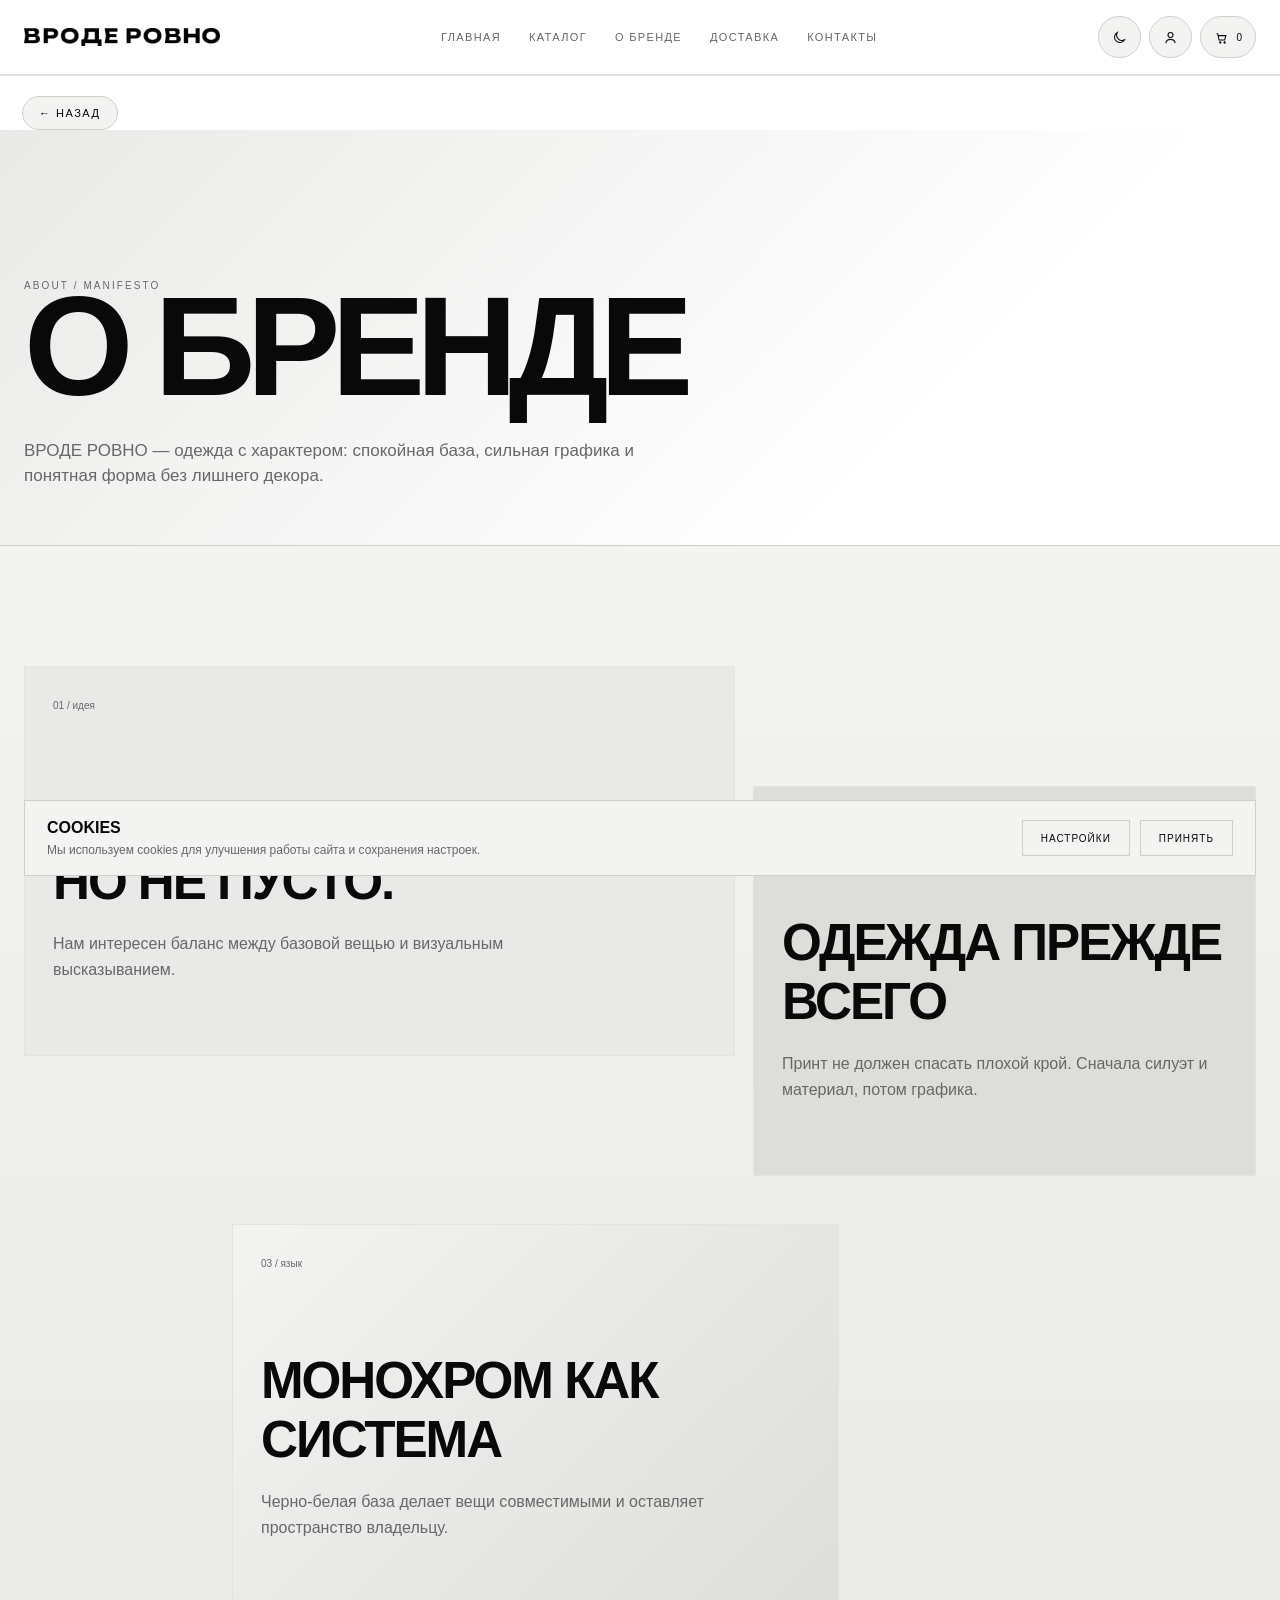
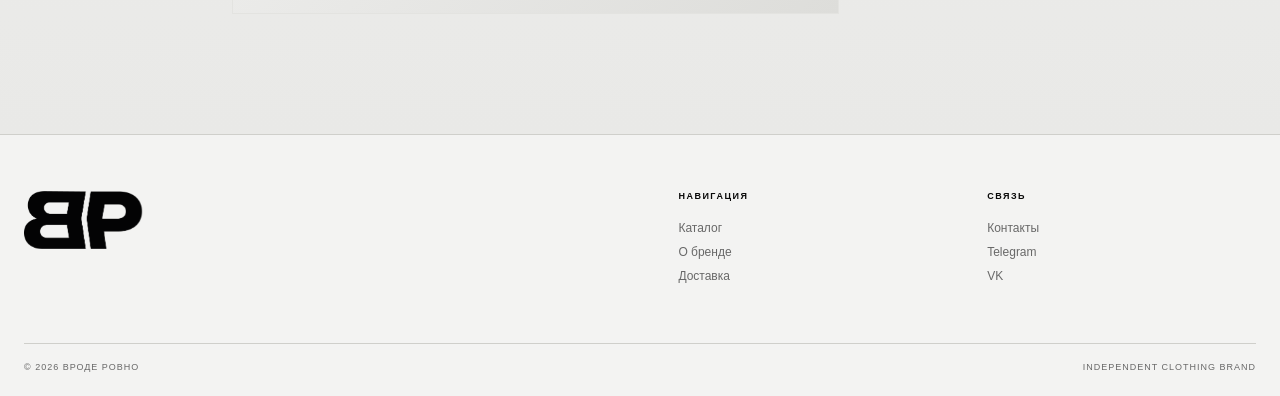
<file: about.html>
<!doctype html><html lang="ru" data-theme="dark"><head><meta charset="utf-8"><meta name="viewport" content="width=device-width,initial-scale=1"><meta name="color-scheme" content="dark light"><title>О бренде — ВРОДЕ РОВНО</title><meta name="description" content="ВРОДЕ РОВНО — одежда и графика."><link rel="stylesheet" href="assets/styles.css"><link id="siteFavicon" rel="icon" type="image/png" href="assets/logos/logo-black-mark.png"><link rel="shortcut icon" href="assets/logos/logo-black-mark.png"><link rel="apple-touch-icon" href="assets/logos/logo-black-mark.png"><script>(function(){try{document.documentElement.dataset.theme=localStorage.getItem('vr_theme')||(matchMedia('(prefers-color-scheme:light)').matches?'light':'dark')}catch(e){}})()</script></head><body>
<header class="site-header"><div class="container header-inner">
<a class="logo" href="index.html"><img class="theme-logo white" src="assets/logos/logo-white-row.png" alt="ВРОДЕ РОВНО"><img class="theme-logo black" src="assets/logos/logo-black-row.png" alt="ВРОДЕ РОВНО"></a>
<nav class="nav"><a href="index.html">Главная</a><a href="catalog.html">Каталог</a><a href="about.html">О бренде</a><a href="delivery.html">Доставка</a><a href="contacts.html">Контакты</a></nav>
<div class="header-actions"><a class="icon-btn admin-pill" href="admin.html">Admin</a><button class="icon-btn" id="themeBtn" aria-label="Сменить тему"><svg class="theme-icon-sun" viewBox="0 0 24 24"><circle cx="12" cy="12" r="4"/><path d="M12 2v3M12 19v3M2 12h3M19 12h3M4.9 4.9 7 7M17 17l2.1 2.1M19.1 4.9 17 7M7 17l-2.1 2.1"/></svg><svg class="theme-icon-moon" viewBox="0 0 24 24"><path d="M20 15.5A8.5 8.5 0 0 1 8.5 4 8.5 8.5 0 1 0 20 15.5Z"/></svg></button><button class="icon-btn" id="accountBtn" aria-label="Аккаунт"><svg viewBox="0 0 24 24"><circle cx="12" cy="8" r="4"/><path d="M4.5 21c.8-4 3.3-6 7.5-6s6.7 2 7.5 6"/></svg></button><button class="icon-btn" id="cartBtn" aria-label="Корзина"><svg viewBox="0 0 24 24"><path d="M4 6h2l2 10h9l2-7H7"/><circle cx="10" cy="20" r="1"/><circle cx="17" cy="20" r="1"/></svg><span class="cart-count" id="cartCount">0</span></button><button class="icon-btn menu-btn" id="menuBtn" aria-label="Меню"><svg viewBox="0 0 24 24"><path d="M4 7h16M4 12h16M4 17h16"/></svg></button></div>
</div></header>
<nav class="mobile-nav" id="mobileNav"><a href="index.html">Главная</a><a href="catalog.html">Каталог</a><a href="about.html">О бренде</a><a href="delivery.html">Доставка</a><a href="contacts.html">Контакты</a><a href="login.html">Аккаунт</a></nav><a class="back-link" href="catalog.html">← Назад</a>
<div class="overlay" id="overlay"></div><aside class="cart-drawer" id="cartDrawer"><div class="cart-head"><b>КОРЗИНА</b><button class="icon-btn" id="cartClose">×</button></div><div class="cart-items" id="cartItems"></div><div class="cart-foot"><div class="cart-total"><b>ИТОГО</b><b id="cartTotal">0 ₽</b></div><button class="btn" style="width:100%" onclick="alert('Следующий production-этап: подключение эквайринга и backend заказа')">Оформить заказ</button></div></aside><div class="cursor-dot"></div><div class="vrCookie" id="vrCookie"><div><b>COOKIES</b><p>Мы используем cookies для улучшения работы сайта и сохранения настроек.</p></div><div class="cookie-actions"><button id="cookieSettings">Настройки</button><button id="cookieAccept">Принять</button></div></div><div class="cookie-modal" id="cookieModal"><div class="cookie-box"><h3>Настройки cookies</h3><label><input type="checkbox" checked disabled> Необходимые</label><label><input type="checkbox" id="cookieAnalytics"> Аналитика</label><label><input type="checkbox" id="cookieMarketing"> Маркетинг</label><button id="cookieSave">Сохранить</button></div></div>
<main><section class="page-hero"><div class="container"><div class="eyebrow">About / manifesto</div><h1 class="page-title">О бренде</h1><p class="page-sub">ВРОДЕ РОВНО — одежда с характером: спокойная база, сильная графика и понятная форма без лишнего декора.</p></div></section><section class="section"><div class="container"><div class="editorial"><div class="card reveal"><span class="card-num">01 / идея</span><h3>Вроде просто.<br>Но не пусто.</h3><p>Нам интересен баланс между базовой вещью и визуальным высказыванием.</p></div><div class="card reveal"><span class="card-num">02 / подход</span><h3>Одежда прежде всего</h3><p>Принт не должен спасать плохой крой. Сначала силуэт и материал, потом графика.</p></div><div class="card reveal"><span class="card-num">03 / язык</span><h3>Монохром как система</h3><p>Черно-белая база делает вещи совместимыми и оставляет пространство владельцу.</p></div></div></div></section></main><footer class="footer"><div class="container"><div class="footer-grid"><div class="footer-brand"><img class="white" src="assets/logos/logo-white-mark.png" alt=""><img class="black" src="assets/logos/logo-black-mark.png" alt=""><div class="footer-brand-text">ВРОДЕ<br>РОВНО</div></div><div class="footer-col"><b>Навигация</b><a href="catalog.html">Каталог</a><a href="about.html">О бренде</a><a href="delivery.html">Доставка</a></div><div class="footer-col"><b>Связь</b><a href="contacts.html">Контакты</a><a href="#">Telegram</a><a href="#">VK</a></div></div><div class="footer-bottom"><span>© 2026 ВРОДЕ РОВНО</span><span>Independent clothing brand</span></div></div></footer><script src="assets/auth.js"></script><script src="assets/catalog.js"></script><script src="assets/media.js"></script><script src="assets/app.js"></script></body></html>
</file>
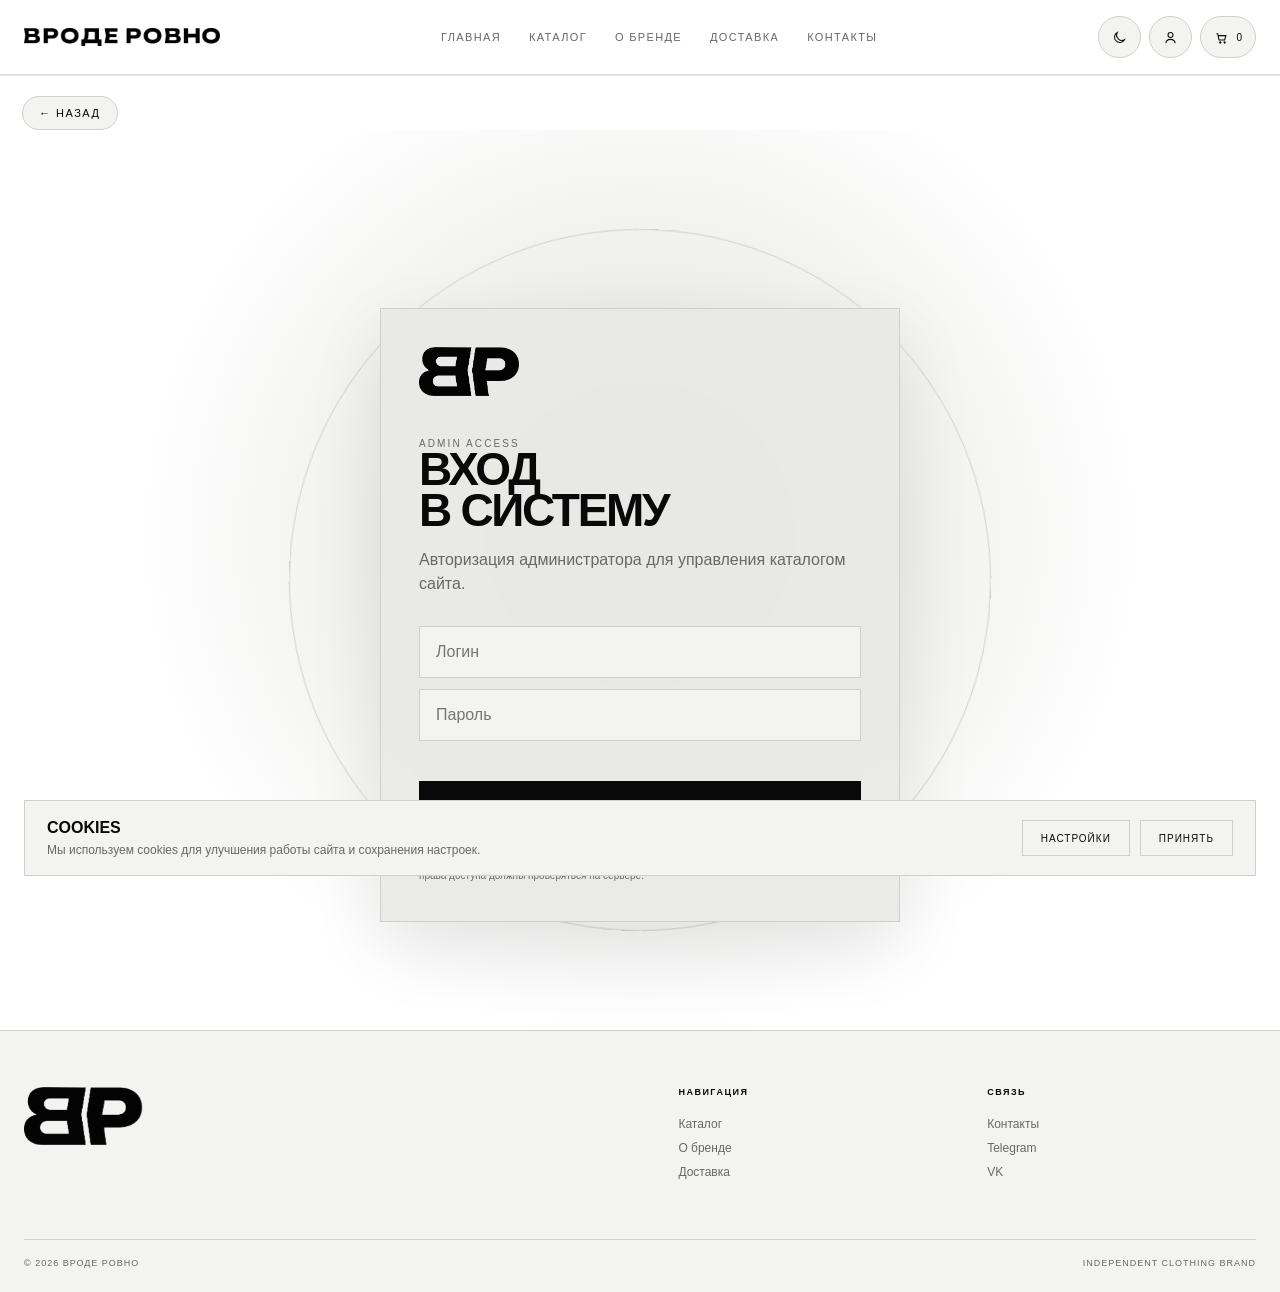
<file: admin.html>
<!doctype html><html lang="ru" data-theme="dark"><head><meta charset="utf-8"><meta name="viewport" content="width=device-width,initial-scale=1"><meta name="color-scheme" content="dark light"><title>Админ-панель — ВРОДЕ РОВНО</title><meta name="description" content="ВРОДЕ РОВНО — одежда и графика."><link rel="stylesheet" href="assets/styles.css"><link id="siteFavicon" rel="icon" type="image/png" href="assets/logos/logo-black-mark.png"><link rel="shortcut icon" href="assets/logos/logo-black-mark.png"><link rel="apple-touch-icon" href="assets/logos/logo-black-mark.png"><script>(function(){try{document.documentElement.dataset.theme=localStorage.getItem('vr_theme')||(matchMedia('(prefers-color-scheme:light)').matches?'light':'dark')}catch(e){}})()</script></head><body>
<header class="site-header"><div class="container header-inner">
<a class="logo" href="index.html"><img class="theme-logo white" src="assets/logos/logo-white-row.png" alt="ВРОДЕ РОВНО"><img class="theme-logo black" src="assets/logos/logo-black-row.png" alt="ВРОДЕ РОВНО"></a>
<nav class="nav"><a href="index.html">Главная</a><a href="catalog.html">Каталог</a><a href="about.html">О бренде</a><a href="delivery.html">Доставка</a><a href="contacts.html">Контакты</a></nav>
<div class="header-actions"><a class="icon-btn admin-pill" href="admin.html">Admin</a><button class="icon-btn" id="themeBtn" aria-label="Сменить тему"><svg class="theme-icon-sun" viewBox="0 0 24 24"><circle cx="12" cy="12" r="4"/><path d="M12 2v3M12 19v3M2 12h3M19 12h3M4.9 4.9 7 7M17 17l2.1 2.1M19.1 4.9 17 7M7 17l-2.1 2.1"/></svg><svg class="theme-icon-moon" viewBox="0 0 24 24"><path d="M20 15.5A8.5 8.5 0 0 1 8.5 4 8.5 8.5 0 1 0 20 15.5Z"/></svg></button><button class="icon-btn" id="accountBtn" aria-label="Аккаунт"><svg viewBox="0 0 24 24"><circle cx="12" cy="8" r="4"/><path d="M4.5 21c.8-4 3.3-6 7.5-6s6.7 2 7.5 6"/></svg></button><button class="icon-btn" id="cartBtn" aria-label="Корзина"><svg viewBox="0 0 24 24"><path d="M4 6h2l2 10h9l2-7H7"/><circle cx="10" cy="20" r="1"/><circle cx="17" cy="20" r="1"/></svg><span class="cart-count" id="cartCount">0</span></button><button class="icon-btn menu-btn" id="menuBtn" aria-label="Меню"><svg viewBox="0 0 24 24"><path d="M4 7h16M4 12h16M4 17h16"/></svg></button></div>
</div></header>
<nav class="mobile-nav" id="mobileNav"><a href="index.html">Главная</a><a href="catalog.html">Каталог</a><a href="about.html">О бренде</a><a href="delivery.html">Доставка</a><a href="contacts.html">Контакты</a><a href="login.html">Аккаунт</a></nav><a class="back-link" href="catalog.html">← Назад</a>
<div class="overlay" id="overlay"></div><aside class="cart-drawer" id="cartDrawer"><div class="cart-head"><b>КОРЗИНА</b><button class="icon-btn" id="cartClose">×</button></div><div class="cart-items" id="cartItems"></div><div class="cart-foot"><div class="cart-total"><b>ИТОГО</b><b id="cartTotal">0 ₽</b></div><button class="btn" style="width:100%" onclick="alert('Следующий production-этап: подключение эквайринга и backend заказа')">Оформить заказ</button></div></aside><div class="cursor-dot"></div><div class="vrCookie" id="vrCookie"><div><b>COOKIES</b><p>Мы используем cookies для улучшения работы сайта и сохранения настроек.</p></div><div class="cookie-actions"><button id="cookieSettings">Настройки</button><button id="cookieAccept">Принять</button></div></div><div class="cookie-modal" id="cookieModal"><div class="cookie-box"><h3>Настройки cookies</h3><label><input type="checkbox" checked disabled> Необходимые</label><label><input type="checkbox" id="cookieAnalytics"> Аналитика</label><label><input type="checkbox" id="cookieMarketing"> Маркетинг</label><button id="cookieSave">Сохранить</button></div></div>
<main class="admin-main" id="adminRoot"><div class="container"><div class="admin-top"><div><div class="eyebrow">Control room / admin</div><h1 class="admin-title">Панель<br>управления</h1></div><div class="admin-actions"><a class="btn outline" href="index.html">На сайт</a><button class="btn outline" id="exportCatalog">Экспорт JSON</button><button class="btn outline" id="logoutBtn">Выйти</button></div></div><div class="admin-stats"><div class="stat"><span class="micro">Товаров</span><b id="statProducts">0</b></div><div class="stat"><span class="micro">Опубликовано</span><b id="statVisible">0</b></div><div class="stat"><span class="micro">Остаток / шт.</span><b id="statStock">0</b></div><div class="stat"><span class="micro">Средняя цена</span><b id="statAvg">0</b></div></div>
<div class="admin-tabs" id="adminTabs">
  <button class="admin-tab-btn active" type="button" data-admin-target="hero">Hero</button>
  <button class="admin-tab-btn" type="button" data-admin-target="banners">Баннеры</button>
  <button class="admin-tab-btn" type="button" data-admin-target="carousel">Живые фото</button>
  <button class="admin-tab-btn" type="button" data-admin-target="catalog">Каталог</button>
  <button class="admin-tab-btn" type="button" data-admin-target="settings">Настройки</button>
</div>
<section class="admin-panel admin-hero-panel is-active" data-admin-panel="hero">
  <div class="admin-hero-head">
    <div><div class="eyebrow">Главный баннер / object</div><h2>Объект в анимации</h2></div>
    <p>Теперь в hero используется объект вместо футболки. Можно загрузить монограмму, логотип, арт или любой другой визуальный объект для баннера, а также настроить его масштаб, положение и поведение.</p>
  </div>
  <div class="hero-admin-grid hero-admin-grid-object">
    <div class="hero-admin-slot hero-admin-slot-object">
      <div class="hero-admin-slot-head"><b>OBJECT / ОБЪЕКТ</b><span id="heroObjectState">DEFAULT</span></div>
      <div class="hero-admin-preview hero-admin-preview-object"><img id="heroObjectPreview" src="assets/hero-object-dark.png" alt="Объект главного баннера"></div>
      <div class="hero-admin-actions"><label class="tiny-btn hero-file-btn">Загрузить<input id="heroObjectInput" type="file" accept=".svg,image/svg+xml,image/png,image/webp,image/jpeg,image/jpg" hidden></label><button class="tiny-btn" id="heroObjectReset" type="button">Вернуть стандарт</button></div>
      <div class="hero-object-note">Лучше всего подходят SVG, PNG или WEBP с прозрачным фоном. Для растровых изображений рекомендуемый размер — от 1200 px по большей стороне.</div>
    </div>
    <div class="hero-object-settings">
      <div class="hero-object-settings-head"><b>Параметры баннера</b><button class="tiny-btn" id="heroSettingsReset" type="button">Сбросить настройки</button></div>
      <div class="hero-settings-grid">
        <label>Тип объекта<select class="field" id="heroObjType"><option value="monogram">Монограмма</option><option value="logo">Логотип</option><option value="art">Арт / графика</option><option value="object">3D-объект / предмет</option></select></label>
        <label>Масштаб<div class="range-row"><input id="heroObjScale" type="range" min="60" max="160" step="1"><span id="heroObjScaleVal">100%</span></div></label>
        <label>Положение по Y<div class="range-row"><input id="heroObjOffsetY" type="range" min="-100" max="120" step="1"><span id="heroObjOffsetYVal">0 px</span></div></label>
        <label>Поворот по Y<div class="range-row"><input id="heroObjRotateY" type="range" min="-28" max="28" step="1"><span id="heroObjRotateYVal">0°</span></div></label>
        <label>Глубина тени<div class="range-row"><input id="heroObjShadow" type="range" min="0" max="100" step="1"><span id="heroObjShadowVal">70%</span></div></label>
        <label>Свечение<div class="range-row"><input id="heroObjGlow" type="range" min="0" max="100" step="1"><span id="heroObjGlowVal">20%</span></div></label>
        <label class="span2">Скорость анимации<div class="range-row"><input id="heroObjSpeed" type="range" min="60" max="150" step="1"><span id="heroObjSpeedVal">100%</span></div></label>
      </div>
    </div>
  </div>
  <div class="media-errors" id="heroImageErrors"></div>
</section>
<section class="admin-panel cms-panel" data-admin-panel="banners">
  <div class="cms-head"><div><div class="eyebrow">Главная / banners</div><h2>Баннеры и фотоблоки</h2></div><p>Через этот раздел можно заменить каждое фото в баннерах на главной странице: большой фото-блок, парные campaign-баннеры и другие визуальные модули.</p></div>
  <div class="cms-media-grid" id="bannerMediaGrid"></div>
</section>
<section class="admin-panel cms-panel" data-admin-panel="carousel">
  <div class="cms-head"><div><div class="eyebrow">Главная / carousel</div><h2>Карусель «Живые фото»</h2></div><p>Каждый кадр карусели меняется отдельно. Фото сразу подхватываются на главной странице и в lightbox-галерее.</p></div>
  <div class="cms-media-grid" id="carouselMediaGrid"></div>
</section>
<div class="admin-grid" data-admin-panel="catalog"><section class="admin-panel"><h2>Каталог</h2><div style="overflow:auto"><table class="admin-table"><thead><tr><th>Товар</th><th>Категория</th><th>Цена</th><th>Остаток</th><th>Статус</th><th></th></tr></thead><tbody id="adminRows"></tbody></table></div></section><section class="admin-panel"><h2 id="formTitle">Новый товар</h2><form class="admin-form" id="productForm"><input id="pId" type="hidden"><label class="span2">Название<input class="field" id="pName" required></label><label>Цена<input class="field" id="pPrice" type="number" min="0" required></label><label>Остаток<input class="field" id="pStock" type="number" min="0" value="0"></label><label>Категория<input class="field" id="pCategory" value="Футболки" required></label><label>Тег<input class="field" id="pTag" placeholder="NEW / DROP"></label><label class="span2">Публикация<select class="field" id="pVisible"><option value="true">Опубликован</option><option value="false">Скрыт</option></select></label><label class="span2">Описание<textarea class="field" id="pDesc"></textarea></label>
<div class="span2 admin-media-section">
  <div class="admin-media-title"><span>Фотографии товара</span><b>1200 × 1600 PX / 3:4</b></div>
  <label class="media-uploader" id="mediaDropZone">
    <input id="pImages" type="file" accept="image/jpeg,image/png,image/webp" multiple hidden>
    <span class="media-uploader-plus">+</span>
    <span><strong>Добавить фотографии</strong><small>JPG / PNG / WEBP · строго 1200×1600 px · первое фото используется как обложка</small></span>
  </label>
  <div class="media-errors" id="pImageErrors"></div>
  <div class="admin-media-grid" id="pImagePreview"><div class="media-empty">Фото появятся здесь после выбора файлов</div></div>
</div>
<button class="btn" type="submit">Сохранить товар</button></form><div class="admin-actions" style="margin-top:10px"><button class="tiny-btn" id="newProduct">Очистить форму</button><button class="tiny-btn danger" id="deleteProduct" style="display:none">Удалить</button><button class="tiny-btn" id="resetCatalog">Сброс каталога</button></div><p class="admin-help">Текстовые данные demo‑версии сохраняются в localStorage, а фотографии — в IndexedDB текущего браузера. На production это заменяется серверным хранилищем / CDN и API.</p></section></div><section class="admin-panel cms-panel" data-admin-panel="settings">
  <div class="cms-head"><div><div class="eyebrow">Site / brand settings</div><h2>Favicon сайта</h2></div><p>Загрузите favicon, чтобы он применялся на всех страницах сайта. Рекомендуемый формат — квадратный PNG или SVG, желательно 256×256 или 512×512 px.</p></div>
  <div class="favicon-admin">
    <div class="favicon-preview"><img id="faviconPreview" src="assets/logos/logo-black-mark.png" alt="Favicon preview"></div>
    <div class="favicon-controls">
      <div class="hero-admin-slot-head"><b>FAVICON</b><span id="faviconState">DEFAULT</span></div>
      <div class="favicon-note">Используется во вкладке браузера, закладках и как иконка сайта. Можно в любой момент заменить или вернуть стандартный вариант.</div>
      <div class="hero-admin-actions">
        <label class="tiny-btn hero-file-btn">Загрузить favicon<input id="faviconInput" type="file" accept=".png,.svg,.ico,.webp,.jpg,.jpeg,image/png,image/svg+xml,image/x-icon,image/webp,image/jpeg" hidden></label>
        <button class="tiny-btn" id="faviconReset" type="button">Вернуть стандарт</button>
      </div>
      <div class="favicon-meta">Рекомендуется квадратное изображение · PNG / SVG / ICO</div>
      <div class="media-errors" id="faviconErrors"></div>
    </div>
  </div>
</section></div></main><footer class="footer"><div class="container"><div class="footer-grid"><div class="footer-brand"><img class="white" src="assets/logos/logo-white-mark.png" alt=""><img class="black" src="assets/logos/logo-black-mark.png" alt=""><div class="footer-brand-text">ВРОДЕ<br>РОВНО</div></div><div class="footer-col"><b>Навигация</b><a href="catalog.html">Каталог</a><a href="about.html">О бренде</a><a href="delivery.html">Доставка</a></div><div class="footer-col"><b>Связь</b><a href="contacts.html">Контакты</a><a href="#">Telegram</a><a href="#">VK</a></div></div><div class="footer-bottom"><span>© 2026 ВРОДЕ РОВНО</span><span>Independent clothing brand</span></div></div></footer><script src="assets/auth.js"></script><script src="assets/catalog.js"></script><script src="assets/media.js"></script><script src="assets/app.js"></script></body></html>
</file>
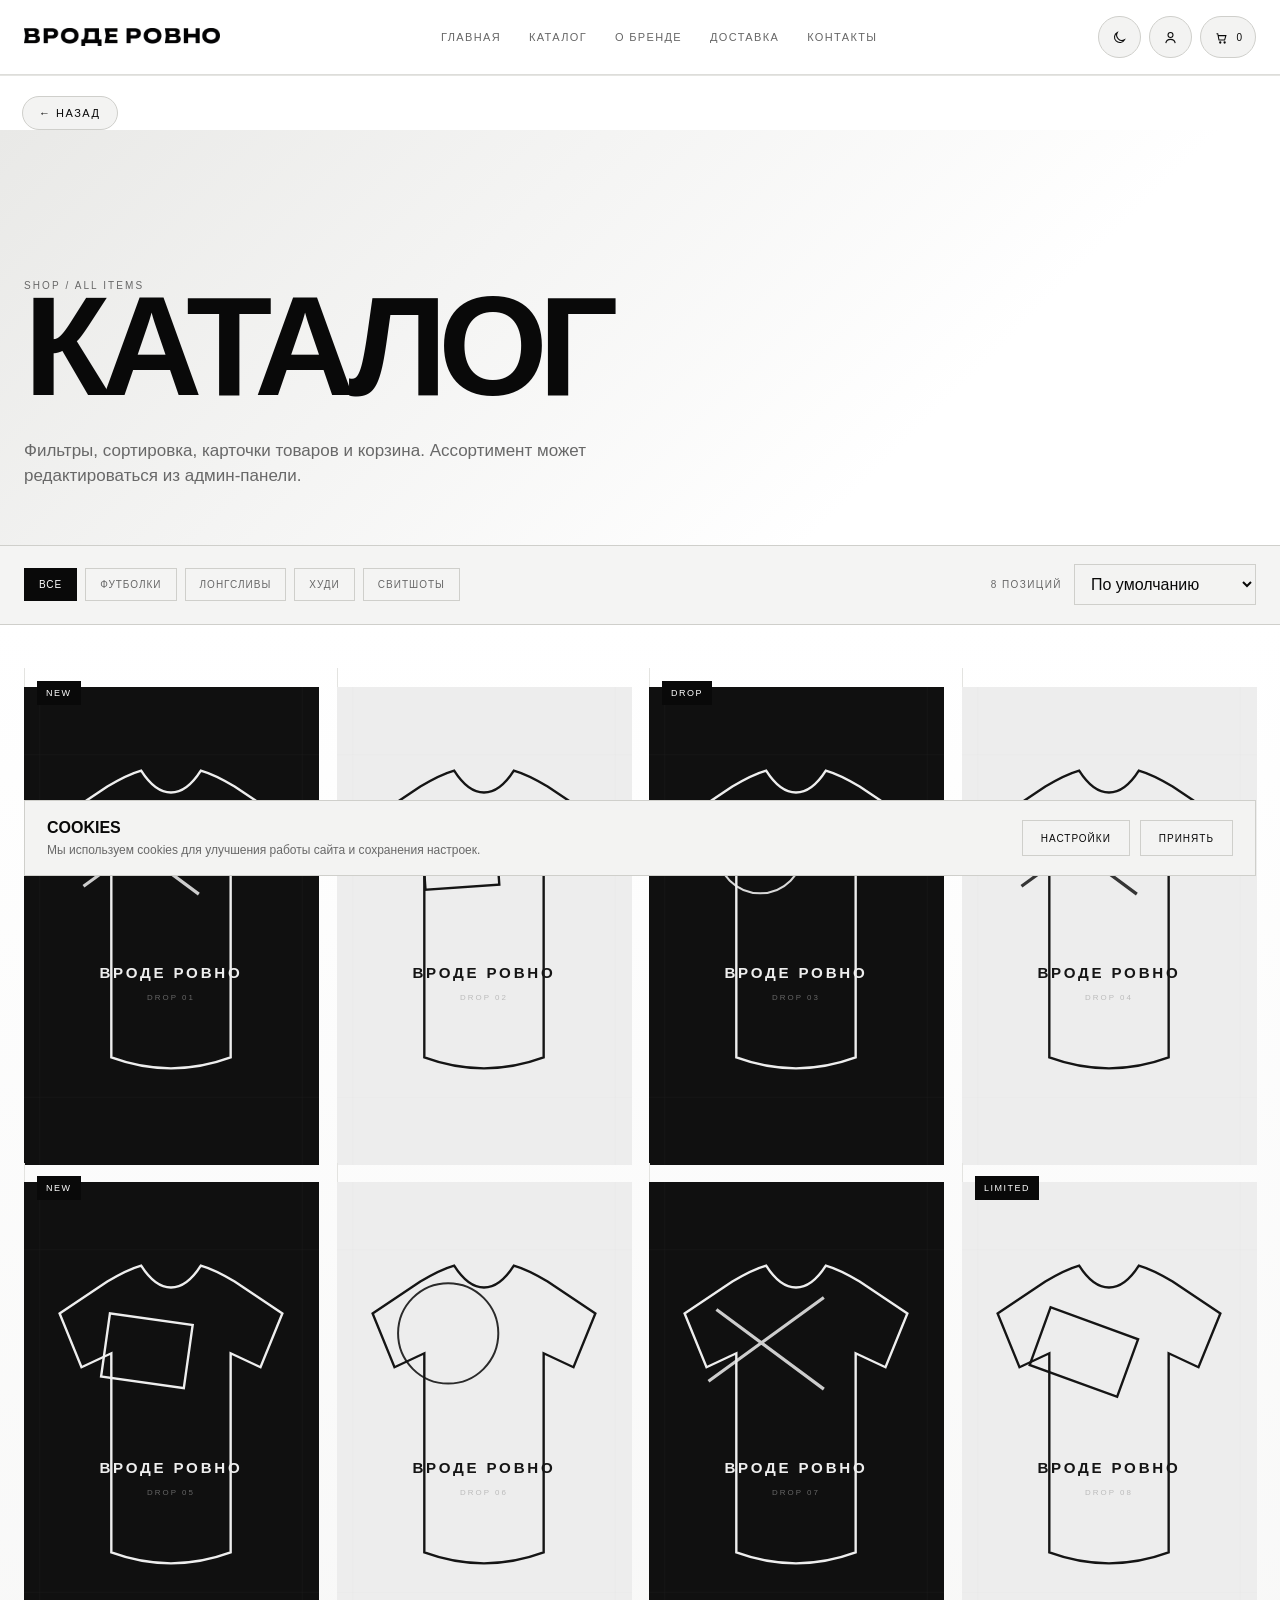
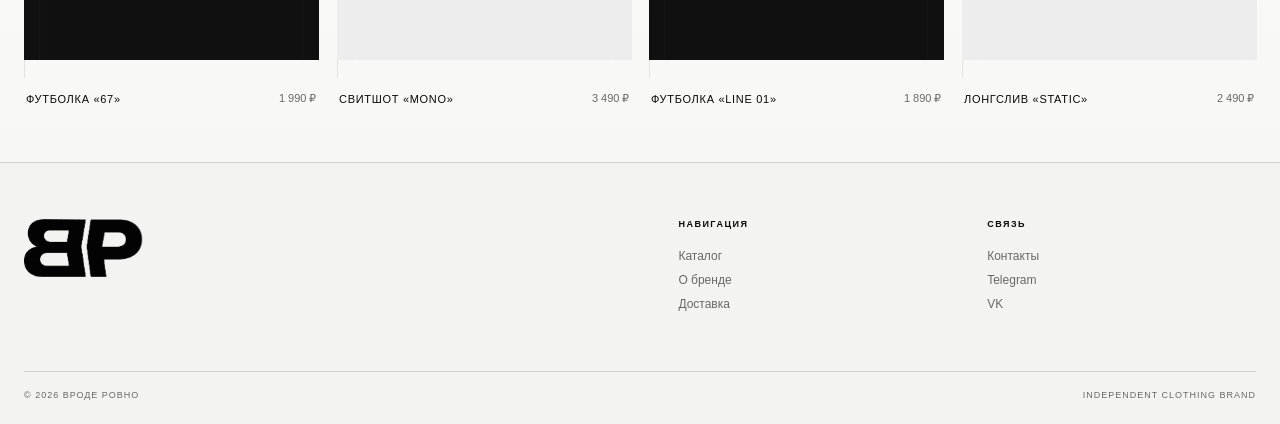
<file: catalog.html>
<!doctype html><html lang="ru" data-theme="dark"><head><meta charset="utf-8"><meta name="viewport" content="width=device-width,initial-scale=1"><meta name="color-scheme" content="dark light"><title>Каталог — ВРОДЕ РОВНО</title><meta name="description" content="ВРОДЕ РОВНО — одежда и графика."><link rel="stylesheet" href="assets/styles.css"><link id="siteFavicon" rel="icon" type="image/png" href="assets/logos/logo-black-mark.png"><link rel="shortcut icon" href="assets/logos/logo-black-mark.png"><link rel="apple-touch-icon" href="assets/logos/logo-black-mark.png"><script>(function(){try{document.documentElement.dataset.theme=localStorage.getItem('vr_theme')||(matchMedia('(prefers-color-scheme:light)').matches?'light':'dark')}catch(e){}})()</script></head><body>
<header class="site-header"><div class="container header-inner">
<a class="logo" href="index.html"><img class="theme-logo white" src="assets/logos/logo-white-row.png" alt="ВРОДЕ РОВНО"><img class="theme-logo black" src="assets/logos/logo-black-row.png" alt="ВРОДЕ РОВНО"></a>
<nav class="nav"><a href="index.html">Главная</a><a href="catalog.html">Каталог</a><a href="about.html">О бренде</a><a href="delivery.html">Доставка</a><a href="contacts.html">Контакты</a></nav>
<div class="header-actions"><a class="icon-btn admin-pill" href="admin.html">Admin</a><button class="icon-btn" id="themeBtn" aria-label="Сменить тему"><svg class="theme-icon-sun" viewBox="0 0 24 24"><circle cx="12" cy="12" r="4"/><path d="M12 2v3M12 19v3M2 12h3M19 12h3M4.9 4.9 7 7M17 17l2.1 2.1M19.1 4.9 17 7M7 17l-2.1 2.1"/></svg><svg class="theme-icon-moon" viewBox="0 0 24 24"><path d="M20 15.5A8.5 8.5 0 0 1 8.5 4 8.5 8.5 0 1 0 20 15.5Z"/></svg></button><button class="icon-btn" id="accountBtn" aria-label="Аккаунт"><svg viewBox="0 0 24 24"><circle cx="12" cy="8" r="4"/><path d="M4.5 21c.8-4 3.3-6 7.5-6s6.7 2 7.5 6"/></svg></button><button class="icon-btn" id="cartBtn" aria-label="Корзина"><svg viewBox="0 0 24 24"><path d="M4 6h2l2 10h9l2-7H7"/><circle cx="10" cy="20" r="1"/><circle cx="17" cy="20" r="1"/></svg><span class="cart-count" id="cartCount">0</span></button><button class="icon-btn menu-btn" id="menuBtn" aria-label="Меню"><svg viewBox="0 0 24 24"><path d="M4 7h16M4 12h16M4 17h16"/></svg></button></div>
</div></header>
<nav class="mobile-nav" id="mobileNav"><a href="index.html">Главная</a><a href="catalog.html">Каталог</a><a href="about.html">О бренде</a><a href="delivery.html">Доставка</a><a href="contacts.html">Контакты</a><a href="login.html">Аккаунт</a></nav><a class="back-link" href="catalog.html">← Назад</a>
<div class="overlay" id="overlay"></div><aside class="cart-drawer" id="cartDrawer"><div class="cart-head"><b>КОРЗИНА</b><button class="icon-btn" id="cartClose">×</button></div><div class="cart-items" id="cartItems"></div><div class="cart-foot"><div class="cart-total"><b>ИТОГО</b><b id="cartTotal">0 ₽</b></div><button class="btn" style="width:100%" onclick="alert('Следующий production-этап: подключение эквайринга и backend заказа')">Оформить заказ</button></div></aside><div class="cursor-dot"></div><div class="vrCookie" id="vrCookie"><div><b>COOKIES</b><p>Мы используем cookies для улучшения работы сайта и сохранения настроек.</p></div><div class="cookie-actions"><button id="cookieSettings">Настройки</button><button id="cookieAccept">Принять</button></div></div><div class="cookie-modal" id="cookieModal"><div class="cookie-box"><h3>Настройки cookies</h3><label><input type="checkbox" checked disabled> Необходимые</label><label><input type="checkbox" id="cookieAnalytics"> Аналитика</label><label><input type="checkbox" id="cookieMarketing"> Маркетинг</label><button id="cookieSave">Сохранить</button></div></div>
<main><section class="page-hero"><div class="container"><div class="eyebrow">Shop / all items</div><h1 class="page-title">Каталог</h1><p class="page-sub">Фильтры, сортировка, карточки товаров и корзина. Ассортимент может редактироваться из админ‑панели.</p></div></section><div class="catalog-tools"><div class="container tools-inner"><div class="filters"><button class="chip active" data-cat="Все">Все</button><button class="chip" data-cat="Футболки">Футболки</button><button class="chip" data-cat="Лонгсливы">Лонгсливы</button><button class="chip" data-cat="Худи">Худи</button><button class="chip" data-cat="Свитшоты">Свитшоты</button></div><div style="display:flex;align-items:center;gap:12px"><span class="micro" id="catalogCount"></span><select id="sortSelect" class="select"><option value="featured">По умолчанию</option><option value="price-asc">Сначала дешевле</option><option value="price-desc">Сначала дороже</option></select></div></div></div><section class="catalog-wrap"><div class="container"><div class="product-grid" id="catalogGrid"></div></div></section></main><footer class="footer"><div class="container"><div class="footer-grid"><div class="footer-brand"><img class="white" src="assets/logos/logo-white-mark.png" alt=""><img class="black" src="assets/logos/logo-black-mark.png" alt=""><div class="footer-brand-text">ВРОДЕ<br>РОВНО</div></div><div class="footer-col"><b>Навигация</b><a href="catalog.html">Каталог</a><a href="about.html">О бренде</a><a href="delivery.html">Доставка</a></div><div class="footer-col"><b>Связь</b><a href="contacts.html">Контакты</a><a href="#">Telegram</a><a href="#">VK</a></div></div><div class="footer-bottom"><span>© 2026 ВРОДЕ РОВНО</span><span>Independent clothing brand</span></div></div></footer><script src="assets/auth.js"></script><script src="assets/catalog.js"></script><script src="assets/media.js"></script><script src="assets/app.js"></script></body></html>
</file>
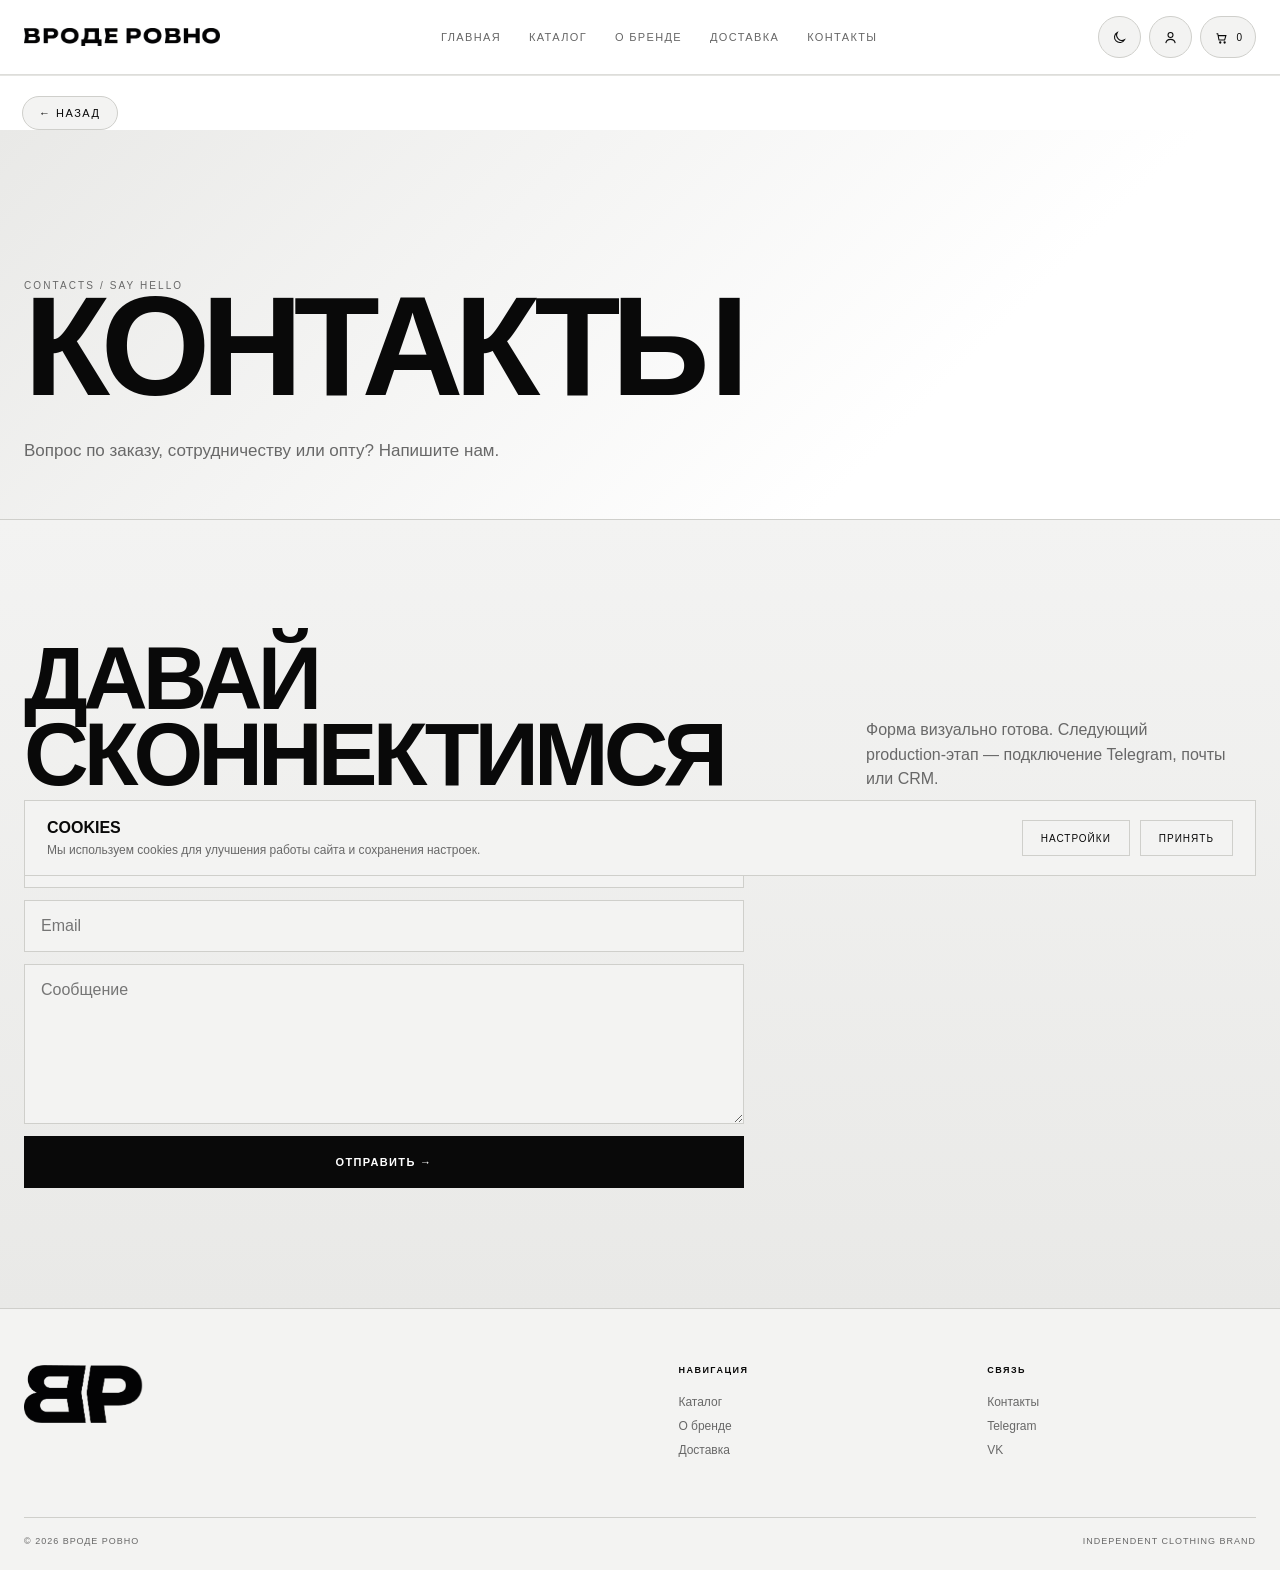
<file: contacts.html>
<!doctype html><html lang="ru" data-theme="dark"><head><meta charset="utf-8"><meta name="viewport" content="width=device-width,initial-scale=1"><meta name="color-scheme" content="dark light"><title>Контакты — ВРОДЕ РОВНО</title><meta name="description" content="ВРОДЕ РОВНО — одежда и графика."><link rel="stylesheet" href="assets/styles.css"><link id="siteFavicon" rel="icon" type="image/png" href="assets/logos/logo-black-mark.png"><link rel="shortcut icon" href="assets/logos/logo-black-mark.png"><link rel="apple-touch-icon" href="assets/logos/logo-black-mark.png"><script>(function(){try{document.documentElement.dataset.theme=localStorage.getItem('vr_theme')||(matchMedia('(prefers-color-scheme:light)').matches?'light':'dark')}catch(e){}})()</script></head><body>
<header class="site-header"><div class="container header-inner">
<a class="logo" href="index.html"><img class="theme-logo white" src="assets/logos/logo-white-row.png" alt="ВРОДЕ РОВНО"><img class="theme-logo black" src="assets/logos/logo-black-row.png" alt="ВРОДЕ РОВНО"></a>
<nav class="nav"><a href="index.html">Главная</a><a href="catalog.html">Каталог</a><a href="about.html">О бренде</a><a href="delivery.html">Доставка</a><a href="contacts.html">Контакты</a></nav>
<div class="header-actions"><a class="icon-btn admin-pill" href="admin.html">Admin</a><button class="icon-btn" id="themeBtn" aria-label="Сменить тему"><svg class="theme-icon-sun" viewBox="0 0 24 24"><circle cx="12" cy="12" r="4"/><path d="M12 2v3M12 19v3M2 12h3M19 12h3M4.9 4.9 7 7M17 17l2.1 2.1M19.1 4.9 17 7M7 17l-2.1 2.1"/></svg><svg class="theme-icon-moon" viewBox="0 0 24 24"><path d="M20 15.5A8.5 8.5 0 0 1 8.5 4 8.5 8.5 0 1 0 20 15.5Z"/></svg></button><button class="icon-btn" id="accountBtn" aria-label="Аккаунт"><svg viewBox="0 0 24 24"><circle cx="12" cy="8" r="4"/><path d="M4.5 21c.8-4 3.3-6 7.5-6s6.7 2 7.5 6"/></svg></button><button class="icon-btn" id="cartBtn" aria-label="Корзина"><svg viewBox="0 0 24 24"><path d="M4 6h2l2 10h9l2-7H7"/><circle cx="10" cy="20" r="1"/><circle cx="17" cy="20" r="1"/></svg><span class="cart-count" id="cartCount">0</span></button><button class="icon-btn menu-btn" id="menuBtn" aria-label="Меню"><svg viewBox="0 0 24 24"><path d="M4 7h16M4 12h16M4 17h16"/></svg></button></div>
</div></header>
<nav class="mobile-nav" id="mobileNav"><a href="index.html">Главная</a><a href="catalog.html">Каталог</a><a href="about.html">О бренде</a><a href="delivery.html">Доставка</a><a href="contacts.html">Контакты</a><a href="login.html">Аккаунт</a></nav><a class="back-link" href="catalog.html">← Назад</a>
<div class="overlay" id="overlay"></div><aside class="cart-drawer" id="cartDrawer"><div class="cart-head"><b>КОРЗИНА</b><button class="icon-btn" id="cartClose">×</button></div><div class="cart-items" id="cartItems"></div><div class="cart-foot"><div class="cart-total"><b>ИТОГО</b><b id="cartTotal">0 ₽</b></div><button class="btn" style="width:100%" onclick="alert('Следующий production-этап: подключение эквайринга и backend заказа')">Оформить заказ</button></div></aside><div class="cursor-dot"></div><div class="vrCookie" id="vrCookie"><div><b>COOKIES</b><p>Мы используем cookies для улучшения работы сайта и сохранения настроек.</p></div><div class="cookie-actions"><button id="cookieSettings">Настройки</button><button id="cookieAccept">Принять</button></div></div><div class="cookie-modal" id="cookieModal"><div class="cookie-box"><h3>Настройки cookies</h3><label><input type="checkbox" checked disabled> Необходимые</label><label><input type="checkbox" id="cookieAnalytics"> Аналитика</label><label><input type="checkbox" id="cookieMarketing"> Маркетинг</label><button id="cookieSave">Сохранить</button></div></div>
<main><section class="page-hero"><div class="container"><div class="eyebrow">Contacts / say hello</div><h1 class="page-title">Контакты</h1><p class="page-sub">Вопрос по заказу, сотрудничеству или опту? Напишите нам.</p></div></section><section class="section"><div class="container"><div class="section-head"><h2 class="section-title reveal">Давай<br>сконнектимся</h2><div class="section-meta reveal">Форма визуально готова. Следующий production‑этап — подключение Telegram, почты или CRM.</div></div><form class="form reveal" onsubmit="event.preventDefault();toast('Сообщение в demo-режиме')"><input class="field" placeholder="Имя"><input class="field" type="email" placeholder="Email"><textarea class="field" placeholder="Сообщение"></textarea><button class="btn" type="submit">Отправить →</button></form></div></section></main><footer class="footer"><div class="container"><div class="footer-grid"><div class="footer-brand"><img class="white" src="assets/logos/logo-white-mark.png" alt=""><img class="black" src="assets/logos/logo-black-mark.png" alt=""><div class="footer-brand-text">ВРОДЕ<br>РОВНО</div></div><div class="footer-col"><b>Навигация</b><a href="catalog.html">Каталог</a><a href="about.html">О бренде</a><a href="delivery.html">Доставка</a></div><div class="footer-col"><b>Связь</b><a href="contacts.html">Контакты</a><a href="#">Telegram</a><a href="#">VK</a></div></div><div class="footer-bottom"><span>© 2026 ВРОДЕ РОВНО</span><span>Independent clothing brand</span></div></div></footer><script src="assets/auth.js"></script><script src="assets/catalog.js"></script><script src="assets/media.js"></script><script src="assets/app.js"></script></body></html>
</file>
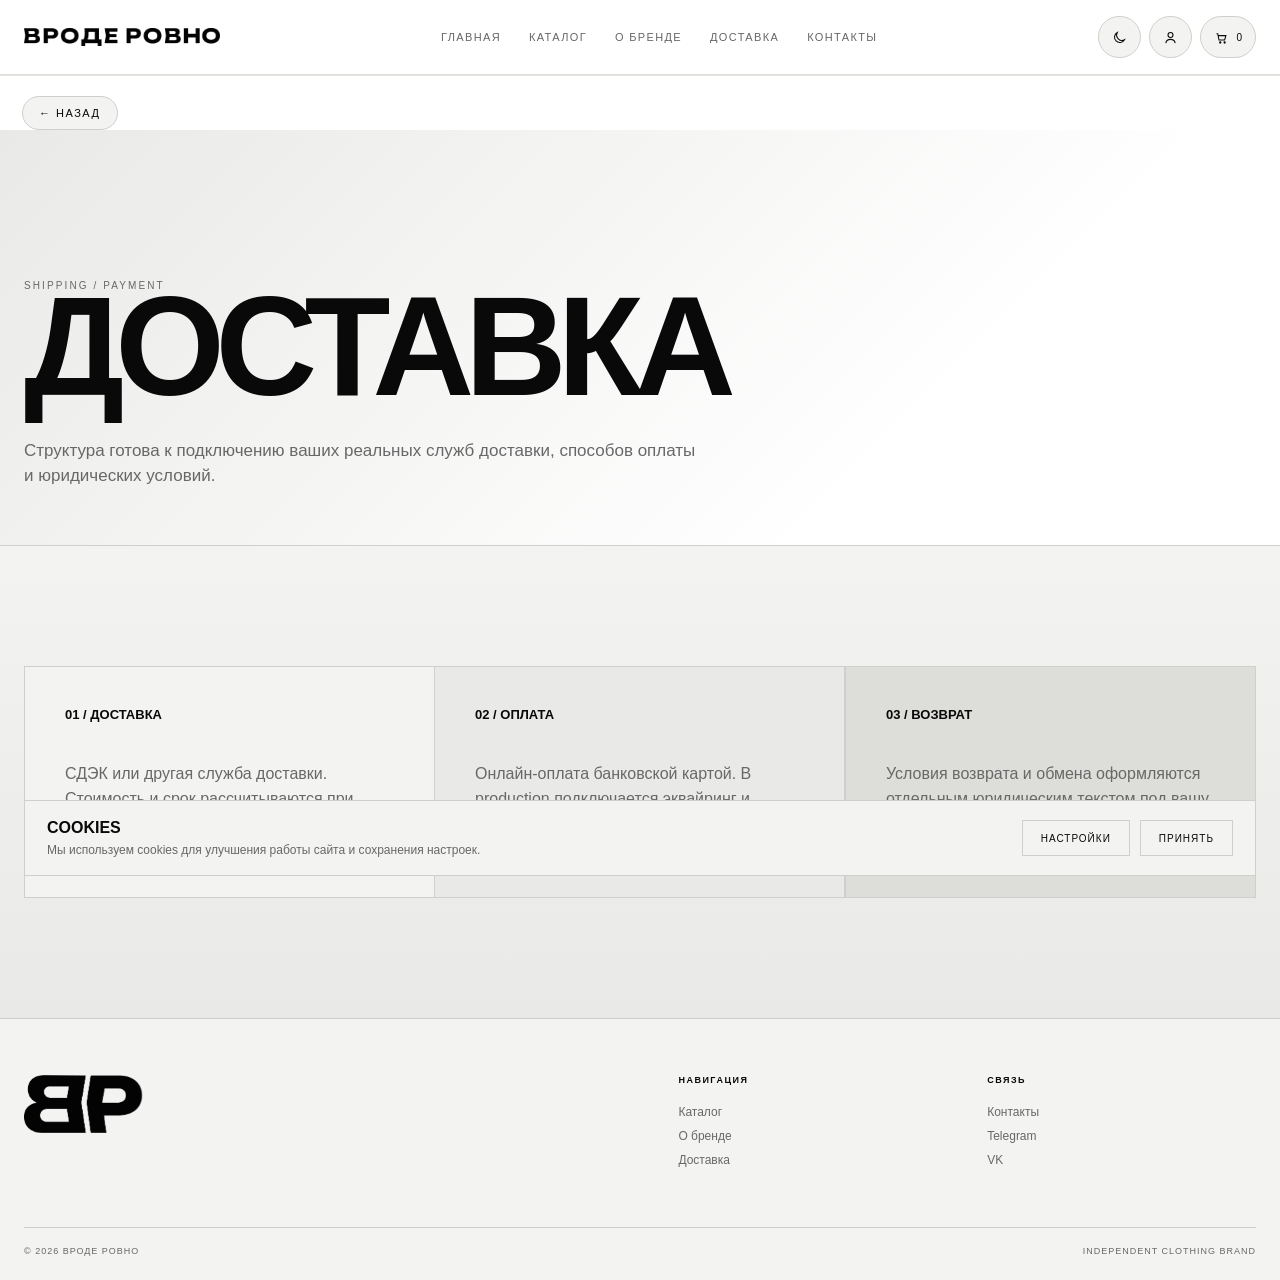
<file: delivery.html>
<!doctype html><html lang="ru" data-theme="dark"><head><meta charset="utf-8"><meta name="viewport" content="width=device-width,initial-scale=1"><meta name="color-scheme" content="dark light"><title>Доставка — ВРОДЕ РОВНО</title><meta name="description" content="ВРОДЕ РОВНО — одежда и графика."><link rel="stylesheet" href="assets/styles.css"><link id="siteFavicon" rel="icon" type="image/png" href="assets/logos/logo-black-mark.png"><link rel="shortcut icon" href="assets/logos/logo-black-mark.png"><link rel="apple-touch-icon" href="assets/logos/logo-black-mark.png"><script>(function(){try{document.documentElement.dataset.theme=localStorage.getItem('vr_theme')||(matchMedia('(prefers-color-scheme:light)').matches?'light':'dark')}catch(e){}})()</script></head><body>
<header class="site-header"><div class="container header-inner">
<a class="logo" href="index.html"><img class="theme-logo white" src="assets/logos/logo-white-row.png" alt="ВРОДЕ РОВНО"><img class="theme-logo black" src="assets/logos/logo-black-row.png" alt="ВРОДЕ РОВНО"></a>
<nav class="nav"><a href="index.html">Главная</a><a href="catalog.html">Каталог</a><a href="about.html">О бренде</a><a href="delivery.html">Доставка</a><a href="contacts.html">Контакты</a></nav>
<div class="header-actions"><a class="icon-btn admin-pill" href="admin.html">Admin</a><button class="icon-btn" id="themeBtn" aria-label="Сменить тему"><svg class="theme-icon-sun" viewBox="0 0 24 24"><circle cx="12" cy="12" r="4"/><path d="M12 2v3M12 19v3M2 12h3M19 12h3M4.9 4.9 7 7M17 17l2.1 2.1M19.1 4.9 17 7M7 17l-2.1 2.1"/></svg><svg class="theme-icon-moon" viewBox="0 0 24 24"><path d="M20 15.5A8.5 8.5 0 0 1 8.5 4 8.5 8.5 0 1 0 20 15.5Z"/></svg></button><button class="icon-btn" id="accountBtn" aria-label="Аккаунт"><svg viewBox="0 0 24 24"><circle cx="12" cy="8" r="4"/><path d="M4.5 21c.8-4 3.3-6 7.5-6s6.7 2 7.5 6"/></svg></button><button class="icon-btn" id="cartBtn" aria-label="Корзина"><svg viewBox="0 0 24 24"><path d="M4 6h2l2 10h9l2-7H7"/><circle cx="10" cy="20" r="1"/><circle cx="17" cy="20" r="1"/></svg><span class="cart-count" id="cartCount">0</span></button><button class="icon-btn menu-btn" id="menuBtn" aria-label="Меню"><svg viewBox="0 0 24 24"><path d="M4 7h16M4 12h16M4 17h16"/></svg></button></div>
</div></header>
<nav class="mobile-nav" id="mobileNav"><a href="index.html">Главная</a><a href="catalog.html">Каталог</a><a href="about.html">О бренде</a><a href="delivery.html">Доставка</a><a href="contacts.html">Контакты</a><a href="login.html">Аккаунт</a></nav><a class="back-link" href="catalog.html">← Назад</a>
<div class="overlay" id="overlay"></div><aside class="cart-drawer" id="cartDrawer"><div class="cart-head"><b>КОРЗИНА</b><button class="icon-btn" id="cartClose">×</button></div><div class="cart-items" id="cartItems"></div><div class="cart-foot"><div class="cart-total"><b>ИТОГО</b><b id="cartTotal">0 ₽</b></div><button class="btn" style="width:100%" onclick="alert('Следующий production-этап: подключение эквайринга и backend заказа')">Оформить заказ</button></div></aside><div class="cursor-dot"></div><div class="vrCookie" id="vrCookie"><div><b>COOKIES</b><p>Мы используем cookies для улучшения работы сайта и сохранения настроек.</p></div><div class="cookie-actions"><button id="cookieSettings">Настройки</button><button id="cookieAccept">Принять</button></div></div><div class="cookie-modal" id="cookieModal"><div class="cookie-box"><h3>Настройки cookies</h3><label><input type="checkbox" checked disabled> Необходимые</label><label><input type="checkbox" id="cookieAnalytics"> Аналитика</label><label><input type="checkbox" id="cookieMarketing"> Маркетинг</label><button id="cookieSave">Сохранить</button></div></div>
<main><section class="page-hero"><div class="container"><div class="eyebrow">Shipping / payment</div><h1 class="page-title">Доставка</h1><p class="page-sub">Структура готова к подключению ваших реальных служб доставки, способов оплаты и юридических условий.</p></div></section><section class="section"><div class="container"><div class="info-grid reveal"><div class="info-box"><h3>01 / Доставка</h3><p>СДЭК или другая служба доставки. Стоимость и срок рассчитываются при оформлении заказа.</p></div><div class="info-box"><h3>02 / Оплата</h3><p>Онлайн-оплата банковской картой. В production подключается эквайринг и серверное подтверждение платежа.</p></div><div class="info-box"><h3>03 / Возврат</h3><p>Условия возврата и обмена оформляются отдельным юридическим текстом под вашу модель продаж.</p></div></div></div></section></main><footer class="footer"><div class="container"><div class="footer-grid"><div class="footer-brand"><img class="white" src="assets/logos/logo-white-mark.png" alt=""><img class="black" src="assets/logos/logo-black-mark.png" alt=""><div class="footer-brand-text">ВРОДЕ<br>РОВНО</div></div><div class="footer-col"><b>Навигация</b><a href="catalog.html">Каталог</a><a href="about.html">О бренде</a><a href="delivery.html">Доставка</a></div><div class="footer-col"><b>Связь</b><a href="contacts.html">Контакты</a><a href="#">Telegram</a><a href="#">VK</a></div></div><div class="footer-bottom"><span>© 2026 ВРОДЕ РОВНО</span><span>Independent clothing brand</span></div></div></footer><script src="assets/auth.js"></script><script src="assets/catalog.js"></script><script src="assets/media.js"></script><script src="assets/app.js"></script></body></html>
</file>
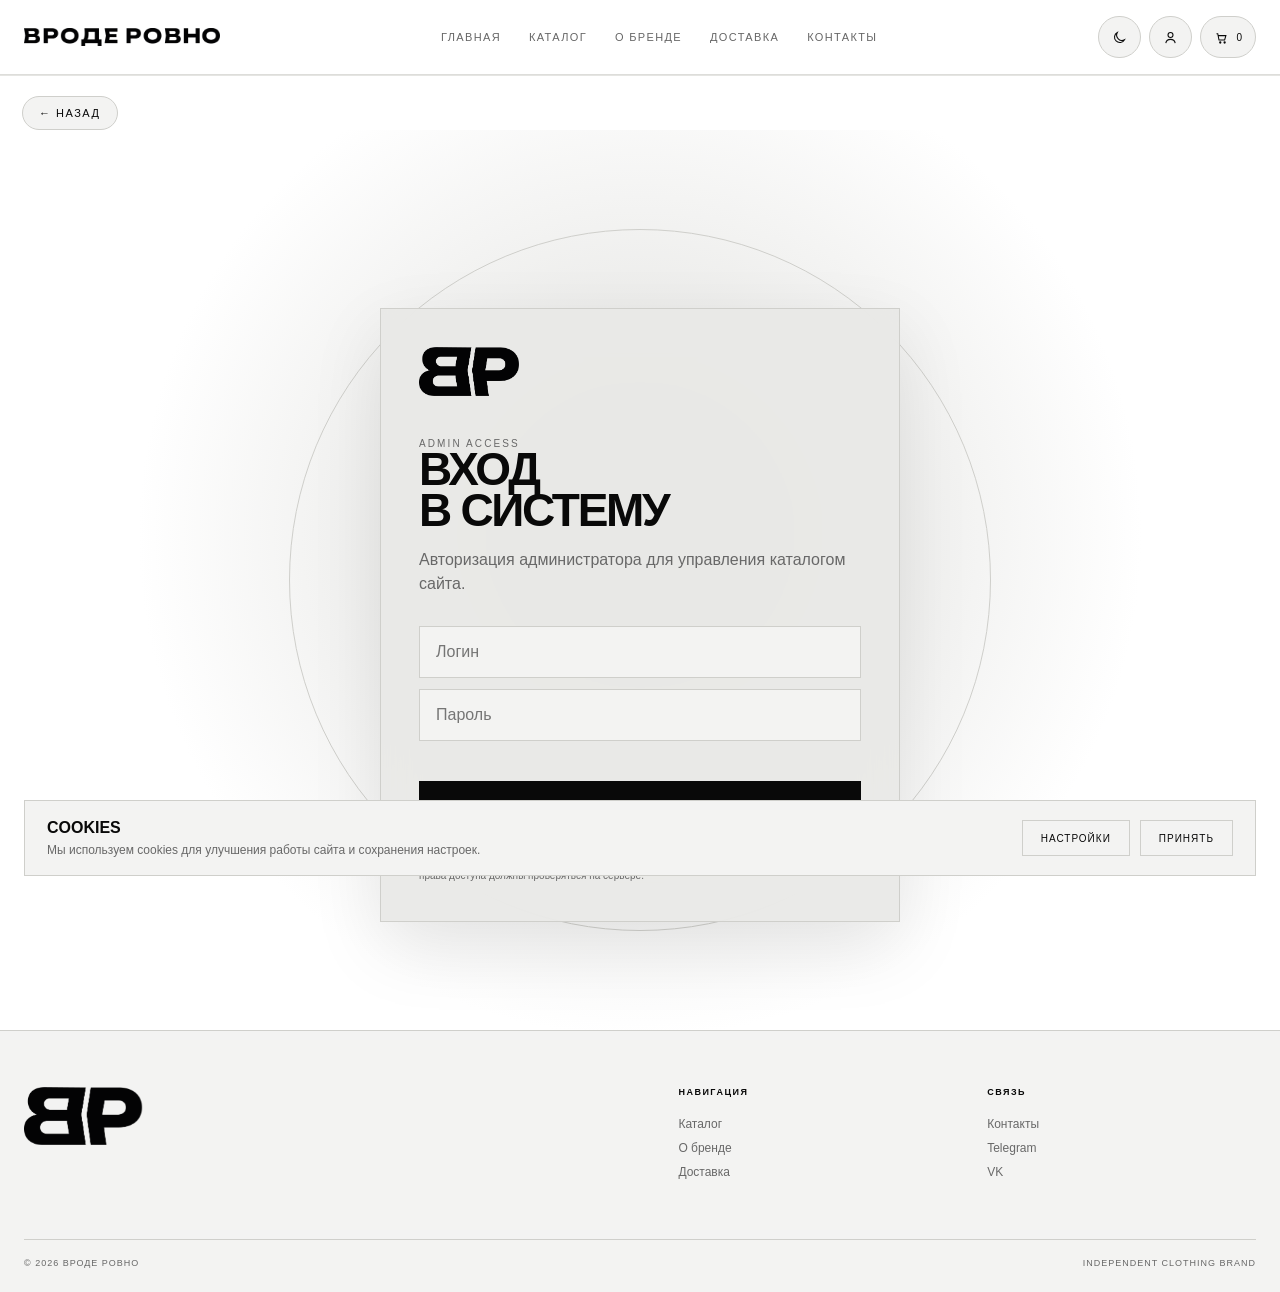
<file: login.html>
<!doctype html><html lang="ru" data-theme="dark"><head><meta charset="utf-8"><meta name="viewport" content="width=device-width,initial-scale=1"><meta name="color-scheme" content="dark light"><title>Вход — ВРОДЕ РОВНО</title><meta name="description" content="ВРОДЕ РОВНО — одежда и графика."><link rel="stylesheet" href="assets/styles.css"><link id="siteFavicon" rel="icon" type="image/png" href="assets/logos/logo-black-mark.png"><link rel="shortcut icon" href="assets/logos/logo-black-mark.png"><link rel="apple-touch-icon" href="assets/logos/logo-black-mark.png"><script>(function(){try{document.documentElement.dataset.theme=localStorage.getItem('vr_theme')||(matchMedia('(prefers-color-scheme:light)').matches?'light':'dark')}catch(e){}})()</script></head><body>
<header class="site-header"><div class="container header-inner">
<a class="logo" href="index.html"><img class="theme-logo white" src="assets/logos/logo-white-row.png" alt="ВРОДЕ РОВНО"><img class="theme-logo black" src="assets/logos/logo-black-row.png" alt="ВРОДЕ РОВНО"></a>
<nav class="nav"><a href="index.html">Главная</a><a href="catalog.html">Каталог</a><a href="about.html">О бренде</a><a href="delivery.html">Доставка</a><a href="contacts.html">Контакты</a></nav>
<div class="header-actions"><a class="icon-btn admin-pill" href="admin.html">Admin</a><button class="icon-btn" id="themeBtn" aria-label="Сменить тему"><svg class="theme-icon-sun" viewBox="0 0 24 24"><circle cx="12" cy="12" r="4"/><path d="M12 2v3M12 19v3M2 12h3M19 12h3M4.9 4.9 7 7M17 17l2.1 2.1M19.1 4.9 17 7M7 17l-2.1 2.1"/></svg><svg class="theme-icon-moon" viewBox="0 0 24 24"><path d="M20 15.5A8.5 8.5 0 0 1 8.5 4 8.5 8.5 0 1 0 20 15.5Z"/></svg></button><button class="icon-btn" id="accountBtn" aria-label="Аккаунт"><svg viewBox="0 0 24 24"><circle cx="12" cy="8" r="4"/><path d="M4.5 21c.8-4 3.3-6 7.5-6s6.7 2 7.5 6"/></svg></button><button class="icon-btn" id="cartBtn" aria-label="Корзина"><svg viewBox="0 0 24 24"><path d="M4 6h2l2 10h9l2-7H7"/><circle cx="10" cy="20" r="1"/><circle cx="17" cy="20" r="1"/></svg><span class="cart-count" id="cartCount">0</span></button><button class="icon-btn menu-btn" id="menuBtn" aria-label="Меню"><svg viewBox="0 0 24 24"><path d="M4 7h16M4 12h16M4 17h16"/></svg></button></div>
</div></header>
<nav class="mobile-nav" id="mobileNav"><a href="index.html">Главная</a><a href="catalog.html">Каталог</a><a href="about.html">О бренде</a><a href="delivery.html">Доставка</a><a href="contacts.html">Контакты</a><a href="login.html">Аккаунт</a></nav><a class="back-link" href="catalog.html">← Назад</a>
<div class="overlay" id="overlay"></div><aside class="cart-drawer" id="cartDrawer"><div class="cart-head"><b>КОРЗИНА</b><button class="icon-btn" id="cartClose">×</button></div><div class="cart-items" id="cartItems"></div><div class="cart-foot"><div class="cart-total"><b>ИТОГО</b><b id="cartTotal">0 ₽</b></div><button class="btn" style="width:100%" onclick="alert('Следующий production-этап: подключение эквайринга и backend заказа')">Оформить заказ</button></div></aside><div class="cursor-dot"></div><div class="vrCookie" id="vrCookie"><div><b>COOKIES</b><p>Мы используем cookies для улучшения работы сайта и сохранения настроек.</p></div><div class="cookie-actions"><button id="cookieSettings">Настройки</button><button id="cookieAccept">Принять</button></div></div><div class="cookie-modal" id="cookieModal"><div class="cookie-box"><h3>Настройки cookies</h3><label><input type="checkbox" checked disabled> Необходимые</label><label><input type="checkbox" id="cookieAnalytics"> Аналитика</label><label><input type="checkbox" id="cookieMarketing"> Маркетинг</label><button id="cookieSave">Сохранить</button></div></div>
<main class="auth-shell"><section class="auth-card"><div class="auth-mark"><img class="white" src="assets/logos/logo-white-mark.png" alt=""><img class="black" src="assets/logos/logo-black-mark.png" alt=""></div><div class="eyebrow">Admin access</div><h1>Вход<br>в систему</h1><p>Авторизация администратора для управления каталогом сайта.</p><form class="auth-form" id="loginForm"><input class="field" id="loginUser" autocomplete="username" placeholder="Логин" required><input class="field" id="loginPass" type="password" autocomplete="current-password" placeholder="Пароль" required><div class="auth-error" id="loginError"></div><button class="btn" type="submit">Войти →</button></form><div class="auth-note">Это демонстрационная frontend‑авторизация. Для реального магазина учётные записи и права доступа должны проверяться на сервере.</div></section></main><footer class="footer"><div class="container"><div class="footer-grid"><div class="footer-brand"><img class="white" src="assets/logos/logo-white-mark.png" alt=""><img class="black" src="assets/logos/logo-black-mark.png" alt=""><div class="footer-brand-text">ВРОДЕ<br>РОВНО</div></div><div class="footer-col"><b>Навигация</b><a href="catalog.html">Каталог</a><a href="about.html">О бренде</a><a href="delivery.html">Доставка</a></div><div class="footer-col"><b>Связь</b><a href="contacts.html">Контакты</a><a href="#">Telegram</a><a href="#">VK</a></div></div><div class="footer-bottom"><span>© 2026 ВРОДЕ РОВНО</span><span>Independent clothing brand</span></div></div></footer><script src="assets/auth.js"></script><script src="assets/catalog.js"></script><script src="assets/media.js"></script><script src="assets/app.js"></script></body></html>
</file>
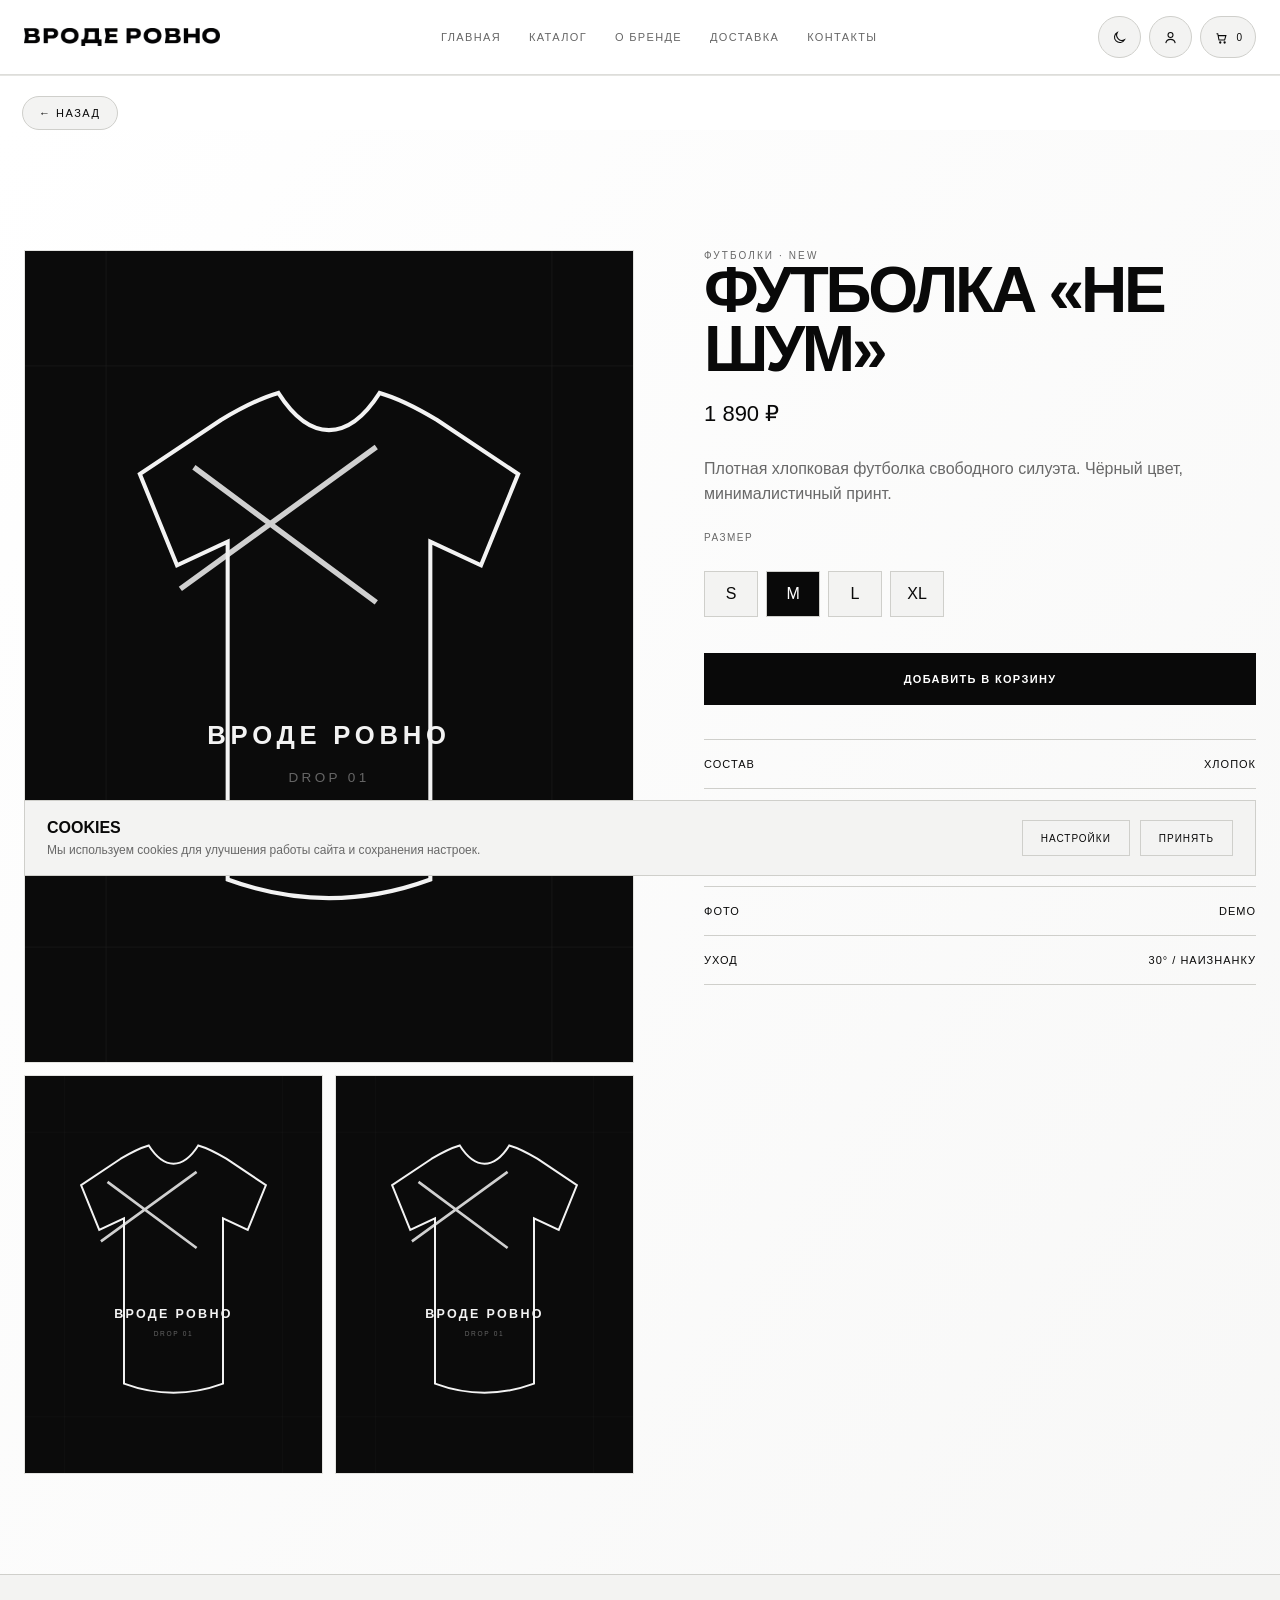
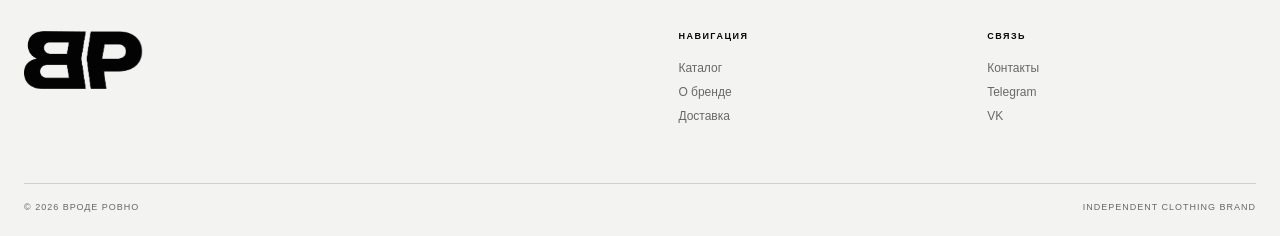
<file: product.html>
<!doctype html><html lang="ru" data-theme="dark"><head><meta charset="utf-8"><meta name="viewport" content="width=device-width,initial-scale=1"><meta name="color-scheme" content="dark light"><title>Товар — ВРОДЕ РОВНО</title><meta name="description" content="ВРОДЕ РОВНО — одежда и графика."><link rel="stylesheet" href="assets/styles.css"><link id="siteFavicon" rel="icon" type="image/png" href="assets/logos/logo-black-mark.png"><link rel="shortcut icon" href="assets/logos/logo-black-mark.png"><link rel="apple-touch-icon" href="assets/logos/logo-black-mark.png"><script>(function(){try{document.documentElement.dataset.theme=localStorage.getItem('vr_theme')||(matchMedia('(prefers-color-scheme:light)').matches?'light':'dark')}catch(e){}})()</script></head><body>
<header class="site-header"><div class="container header-inner">
<a class="logo" href="index.html"><img class="theme-logo white" src="assets/logos/logo-white-row.png" alt="ВРОДЕ РОВНО"><img class="theme-logo black" src="assets/logos/logo-black-row.png" alt="ВРОДЕ РОВНО"></a>
<nav class="nav"><a href="index.html">Главная</a><a href="catalog.html">Каталог</a><a href="about.html">О бренде</a><a href="delivery.html">Доставка</a><a href="contacts.html">Контакты</a></nav>
<div class="header-actions"><a class="icon-btn admin-pill" href="admin.html">Admin</a><button class="icon-btn" id="themeBtn" aria-label="Сменить тему"><svg class="theme-icon-sun" viewBox="0 0 24 24"><circle cx="12" cy="12" r="4"/><path d="M12 2v3M12 19v3M2 12h3M19 12h3M4.9 4.9 7 7M17 17l2.1 2.1M19.1 4.9 17 7M7 17l-2.1 2.1"/></svg><svg class="theme-icon-moon" viewBox="0 0 24 24"><path d="M20 15.5A8.5 8.5 0 0 1 8.5 4 8.5 8.5 0 1 0 20 15.5Z"/></svg></button><button class="icon-btn" id="accountBtn" aria-label="Аккаунт"><svg viewBox="0 0 24 24"><circle cx="12" cy="8" r="4"/><path d="M4.5 21c.8-4 3.3-6 7.5-6s6.7 2 7.5 6"/></svg></button><button class="icon-btn" id="cartBtn" aria-label="Корзина"><svg viewBox="0 0 24 24"><path d="M4 6h2l2 10h9l2-7H7"/><circle cx="10" cy="20" r="1"/><circle cx="17" cy="20" r="1"/></svg><span class="cart-count" id="cartCount">0</span></button><button class="icon-btn menu-btn" id="menuBtn" aria-label="Меню"><svg viewBox="0 0 24 24"><path d="M4 7h16M4 12h16M4 17h16"/></svg></button></div>
</div></header>
<nav class="mobile-nav" id="mobileNav"><a href="index.html">Главная</a><a href="catalog.html">Каталог</a><a href="about.html">О бренде</a><a href="delivery.html">Доставка</a><a href="contacts.html">Контакты</a><a href="login.html">Аккаунт</a></nav><a class="back-link" href="catalog.html">← Назад</a>
<div class="overlay" id="overlay"></div><aside class="cart-drawer" id="cartDrawer"><div class="cart-head"><b>КОРЗИНА</b><button class="icon-btn" id="cartClose">×</button></div><div class="cart-items" id="cartItems"></div><div class="cart-foot"><div class="cart-total"><b>ИТОГО</b><b id="cartTotal">0 ₽</b></div><button class="btn" style="width:100%" onclick="alert('Следующий production-этап: подключение эквайринга и backend заказа')">Оформить заказ</button></div></aside><div class="cursor-dot"></div><div class="vrCookie" id="vrCookie"><div><b>COOKIES</b><p>Мы используем cookies для улучшения работы сайта и сохранения настроек.</p></div><div class="cookie-actions"><button id="cookieSettings">Настройки</button><button id="cookieAccept">Принять</button></div></div><div class="cookie-modal" id="cookieModal"><div class="cookie-box"><h3>Настройки cookies</h3><label><input type="checkbox" checked disabled> Необходимые</label><label><input type="checkbox" id="cookieAnalytics"> Аналитика</label><label><input type="checkbox" id="cookieMarketing"> Маркетинг</label><button id="cookieSave">Сохранить</button></div></div>
<main><section class="product-page"><div class="container" id="productHost"></div></section></main><footer class="footer"><div class="container"><div class="footer-grid"><div class="footer-brand"><img class="white" src="assets/logos/logo-white-mark.png" alt=""><img class="black" src="assets/logos/logo-black-mark.png" alt=""><div class="footer-brand-text">ВРОДЕ<br>РОВНО</div></div><div class="footer-col"><b>Навигация</b><a href="catalog.html">Каталог</a><a href="about.html">О бренде</a><a href="delivery.html">Доставка</a></div><div class="footer-col"><b>Связь</b><a href="contacts.html">Контакты</a><a href="#">Telegram</a><a href="#">VK</a></div></div><div class="footer-bottom"><span>© 2026 ВРОДЕ РОВНО</span><span>Independent clothing brand</span></div></div></footer><script src="assets/auth.js"></script><script src="assets/catalog.js"></script><script src="assets/media.js"></script><script src="assets/app.js"></script></body></html>
</file>
<file: assets/styles.css>
:root{--bg:#090909;--surface:#101010;--surface2:#151515;--text:#f5f5f3;--muted:#8b8b87;--line:#292929;--line-soft:#1d1d1d;--inverse:#090909;--accent:#fff;--header:rgba(9,9,9,.72);--shadow:0 26px 80px rgba(0,0,0,.28);--max:1440px;--ease:cubic-bezier(.22,1,.36,1)}
html[data-theme="light"]{--bg:#f2f1ed;--surface:#e8e7e1;--surface2:#deddd7;--text:#0b0b0b;--muted:#66645f;--line:#c9c8c1;--line-soft:#dddcd6;--inverse:#fff;--accent:#0b0b0b;--header:rgba(242,241,237,.78);--shadow:0 26px 70px rgba(45,42,35,.12)}
*{box-sizing:border-box}html{scroll-behavior:smooth;background:var(--bg)}body{margin:0;background:var(--bg);color:var(--text);font-family:Arial,Helvetica,sans-serif;overflow-x:hidden;transition:background .45s var(--ease),color .45s var(--ease)}a{color:inherit;text-decoration:none}button,input,select,textarea{font:inherit}button{color:inherit}img{max-width:100%;display:block}::selection{background:var(--text);color:var(--bg)}.container{width:min(calc(100% - 48px),var(--max));margin:auto}
.site-header{position:fixed;top:0;left:0;right:0;z-index:60;border-bottom:1px solid color-mix(in srgb,var(--line) 70%,transparent);backdrop-filter:blur(18px);background:var(--header);transition:.4s}.header-inner{height:74px;display:flex;align-items:center;justify-content:space-between;gap:24px}.logo{width:196px;display:block}.logo img{width:100%;height:auto}.theme-logo.black{display:none}html[data-theme="light"] .theme-logo.white{display:none}html[data-theme="light"] .theme-logo.black{display:block}.nav{display:flex;gap:28px;align-items:center;text-transform:uppercase;font-size:11px;letter-spacing:1.35px}.nav a{opacity:.62;transition:.25s}.nav a:hover,.nav a.active{opacity:1}.header-actions{display:flex;gap:8px;align-items:center}.icon-btn{min-width:42px;height:42px;padding:0 13px;border:1px solid var(--line);background:var(--surface);color:var(--text);border-radius:999px;cursor:pointer;display:inline-flex;align-items:center;justify-content:center;gap:7px;transition:.25s}.icon-btn:hover{background:var(--text);color:var(--bg);border-color:var(--text)}.icon-btn svg{width:15px;height:15px;stroke:currentColor;fill:none;stroke-width:1.7}.cart-count{font-size:10px}.admin-pill{display:none;font-size:9px;letter-spacing:1.1px;text-transform:uppercase}.is-admin .admin-pill{display:inline-flex}.menu-btn{display:none}.mobile-nav{position:fixed;inset:74px 0 auto 0;background:var(--bg);border-bottom:1px solid var(--line);z-index:55;padding:22px 24px;display:none}.mobile-nav.open{display:grid;gap:18px}.mobile-nav a{font-size:29px;text-transform:uppercase;font-weight:900;letter-spacing:-.04em}
.theme-icon-moon{display:none}html[data-theme="light"] .theme-icon-sun{display:none}html[data-theme="light"] .theme-icon-moon{display:block}
.page-intro{position:fixed;inset:0;background:#050505;z-index:999;display:grid;place-items:center;transition:transform .85s var(--ease),opacity .7s}.page-intro img{width:min(28vw,180px);animation:introMark 1s var(--ease) both}.page-intro.leave{transform:translateY(-102%);opacity:.98}.page-intro.gone{display:none}@keyframes introMark{0%{opacity:0;transform:scale(.82) rotate(-4deg);filter:blur(8px)}100%{opacity:1;transform:none;filter:none}}
.hero{min-height:100svh;position:relative;display:flex;align-items:center;padding:116px 0 60px;overflow:hidden}.hero:before{content:"";position:absolute;inset:0;background-image:linear-gradient(to right,color-mix(in srgb,var(--line) 45%,transparent) 1px,transparent 1px),linear-gradient(to bottom,color-mix(in srgb,var(--line) 45%,transparent) 1px,transparent 1px);background-size:8vw 8vw;mask-image:linear-gradient(to bottom,transparent,black 20%,black 78%,transparent);opacity:.24}.hero-glow{position:absolute;width:58vw;height:58vw;right:-16vw;top:4vh;border-radius:50%;background:radial-gradient(circle,color-mix(in srgb,var(--text) 12%,transparent),transparent 64%);filter:blur(2px);pointer-events:none}.hero-grid{display:grid;grid-template-columns:minmax(0,1.03fr) minmax(420px,.97fr);gap:24px;align-items:center;width:100%;position:relative;z-index:2}.hero-copy-wrap{padding-top:24px}.hero-kicker{display:flex;gap:12px;align-items:center;margin-bottom:24px}.hero-kicker:before{content:"";width:46px;height:1px;background:currentColor}.hero-title{font-size:clamp(74px,10.7vw,168px);line-height:.73;letter-spacing:-.075em;margin:0;font-weight:900;text-transform:uppercase}.hero-title span{display:block;overflow:hidden}.hero-title i{display:block;font-style:normal;transform:translateY(112%);animation:titleIn 1.15s var(--ease) forwards .55s}.hero-title span:nth-child(2) i{animation-delay:.67s}@keyframes titleIn{to{transform:translateY(0)}}.hero-description{max-width:470px;font-size:18px;line-height:1.45;margin:36px 0 28px;color:var(--muted)}.hero-cta{display:flex;gap:10px;align-items:center;flex-wrap:wrap}.hero-index{position:absolute;left:24px;bottom:22px;font-size:10px;letter-spacing:2px;color:var(--muted);writing-mode:vertical-rl}
.tee-stage{height:min(78vh,760px);min-height:540px;position:relative;perspective:1300px;display:grid;place-items:center;touch-action:none}.tee-stage:before{content:"";position:absolute;width:70%;height:70%;border:1px solid var(--line);border-radius:50%;opacity:.7;animation:orbitSpin 26s linear infinite}.tee-stage:after{content:"";position:absolute;width:50%;height:50%;border:1px dashed color-mix(in srgb,var(--line) 70%,transparent);border-radius:50%;animation:orbitSpin 18s linear infinite reverse}@keyframes orbitSpin{to{transform:rotate(360deg)}}.tee-object{position:relative;width:min(44vw,610px);aspect-ratio:690/620;transform-style:preserve-3d;will-change:transform;z-index:4}.tee-face,.tee-depth{position:absolute;inset:0;width:100%;height:100%;object-fit:contain;transform-style:preserve-3d;backface-visibility:hidden;filter:drop-shadow(0 30px 34px rgba(0,0,0,.25))}.tee-front{transform:translateZ(14px)}.tee-back{transform:rotateY(180deg) translateZ(14px)}.tee-depth{backface-visibility:visible;opacity:.92;filter:none}.tee-label{position:absolute;right:0;bottom:13%;z-index:6;font-size:9px;letter-spacing:1.8px;text-transform:uppercase;color:var(--muted);transform:rotate(90deg) translateX(100%);transform-origin:right bottom}.tee-controls{position:absolute;left:50%;bottom:1%;transform:translateX(-50%);display:flex;gap:8px;z-index:8}.tiny-btn{height:38px;padding:0 14px;border:1px solid var(--line);background:color-mix(in srgb,var(--bg) 78%,transparent);backdrop-filter:blur(10px);color:var(--text);font-size:9px;letter-spacing:1.3px;text-transform:uppercase;cursor:pointer}.tiny-btn:hover{background:var(--text);color:var(--bg)}

/* V3 — interactive MakeMePulse-inspired hero, reinterpreted for ВРОДЕ РОВНО */
.hero-experiment{height:100svh;min-height:720px;padding:0!important;display:block!important;isolation:isolate;background:var(--bg);cursor:crosshair;overflow:hidden}.hero-experiment:before{display:none!important}.pulse-canvas{position:absolute;inset:0;width:100%;height:100%;z-index:0;pointer-events:none;opacity:.92}.hero-scanlines{position:absolute;inset:0;z-index:7;pointer-events:none;opacity:.16;background:repeating-linear-gradient(to bottom,transparent 0,transparent 3px,color-mix(in srgb,var(--text) 11%,transparent) 4px);mix-blend-mode:overlay}.hero-flash{position:absolute;inset:0;z-index:30;background:var(--text);opacity:0;pointer-events:none;mix-blend-mode:difference}.hero-experiment.completed .hero-flash{animation:vrFlash .56s steps(2,end)}@keyframes vrFlash{0%{opacity:0}15%{opacity:.9}28%{opacity:.04}40%{opacity:.62}55%,100%{opacity:0}}
.hero-corner{position:absolute;z-index:12;top:98px;display:flex;flex-direction:column;gap:5px;font-size:8px;letter-spacing:1.65px;line-height:1.25;text-transform:uppercase;color:var(--muted);pointer-events:none}.hero-corner-a{left:25px}.hero-corner-b{right:25px;text-align:right}.hero-corner:before{content:"";display:block;width:28px;height:1px;background:currentColor;margin-bottom:5px}.hero-corner-b:before{margin-left:auto}.hero-centerline{position:absolute;z-index:1;left:50%;top:0;bottom:0;width:1px;background:linear-gradient(transparent,var(--line) 14%,var(--line) 86%,transparent);opacity:.36}
.hero-word{position:absolute;left:50%;z-index:2;white-space:nowrap;font-size:clamp(110px,19.1vw,355px);line-height:.72;font-weight:900;letter-spacing:-.085em;text-transform:uppercase;transform:translateX(-50%);color:var(--text);opacity:.94;pointer-events:none;will-change:transform,clip-path,filter}.hero-word-a{top:17.5%;}.hero-word-b{bottom:15.5%;}.glitch-text:before,.glitch-text:after{content:attr(data-text);position:absolute;inset:0;color:inherit;opacity:0;pointer-events:none}.hero-experiment.is-distorting .glitch-text:before{opacity:.38;clip-path:inset(12% 0 66% 0);transform:translate(calc(var(--glitch,0)*18px),-2px);mix-blend-mode:difference}.hero-experiment.is-distorting .glitch-text:after{opacity:.28;clip-path:inset(61% 0 10% 0);transform:translate(calc(var(--glitch,0)*-24px),2px);mix-blend-mode:difference}.hero-experiment.is-distorting .hero-word{filter:blur(calc(var(--glitch,0)*.55px));}
.hero-stage-wrap{position:absolute;z-index:4;inset:74px 0 70px;display:grid;place-items:center;pointer-events:none}.experimental-stage{width:min(70vw,920px);height:min(78vh,790px)!important;min-height:0!important;pointer-events:auto;perspective:1450px}.experimental-stage:before,.experimental-stage:after{display:none}.tee-object{transition:filter .12s linear}.hero-experiment.is-distorting .tee-object{filter:contrast(calc(1 + var(--glitch,0)*.75)) brightness(calc(1 + var(--glitch,0)*.08))}.tee-halo{position:absolute;left:50%;top:50%;border:1px solid color-mix(in srgb,var(--text) 22%,transparent);border-radius:50%;transform:translate(-50%,-50%);pointer-events:none;will-change:transform}.halo-a{width:72%;aspect-ratio:1;animation:haloSpin 34s linear infinite}.halo-b{width:54%;aspect-ratio:1;border-style:dashed;animation:haloSpin 21s linear infinite reverse}.halo-c{width:88%;aspect-ratio:1;border-color:color-mix(in srgb,var(--text) 9%,transparent);animation:haloPulse 5s ease-in-out infinite}@keyframes haloSpin{to{transform:translate(-50%,-50%) rotate(360deg)}}@keyframes haloPulse{50%{transform:translate(-50%,-50%) scale(1.035);opacity:.35}}
.tee-glitch-stack{position:absolute;inset:0;z-index:20;transform:translateZ(20px);pointer-events:none;opacity:0}.hero-experiment.is-distorting .tee-glitch-stack{opacity:1}.glitch-slice{position:absolute;inset:0;width:100%;height:100%;object-fit:contain;backface-visibility:hidden;filter:contrast(1.25) brightness(1.08);mix-blend-mode:difference;will-change:transform,clip-path,opacity}.glitch-slice:nth-child(even){mix-blend-mode:screen;opacity:.45}
.hero-interface{position:absolute;z-index:15;left:0;right:0;bottom:0;min-height:142px;border-top:1px solid color-mix(in srgb,var(--line) 72%,transparent);background:linear-gradient(to top,color-mix(in srgb,var(--bg) 88%,transparent),transparent);display:grid;grid-template-columns:minmax(260px,1fr) auto minmax(260px,1fr);align-items:end;gap:30px;padding:25px}.hero-intro-copy{max-width:355px}.hero-intro-copy p{font-size:11px;line-height:1.45;color:var(--muted);margin:9px 0 0}.hold-trigger{justify-self:center;display:flex;align-items:center;gap:13px;border:0;background:none;color:var(--text);padding:7px 13px 7px 7px;cursor:pointer;text-align:left;user-select:none;-webkit-user-select:none}.hold-icon{width:45px;height:45px;border:1px solid var(--text);border-radius:50%;display:grid;place-items:center;position:relative}.hold-icon:after{content:"";position:absolute;inset:5px;border:1px solid color-mix(in srgb,var(--text) 45%,transparent);border-radius:50%}.hold-icon i{width:7px;height:7px;border-radius:50%;background:var(--text);transition:transform .2s}.is-holding .hold-icon i{transform:scale(2.2)}.hold-label{display:grid;gap:3px}.hold-label b{font-size:10px;letter-spacing:1.7px}.hold-label small{font-size:7px;letter-spacing:1.4px;color:var(--muted)}.hold-progress{position:absolute;left:50%;bottom:13px;width:min(285px,36vw);height:1px;background:var(--line);transform:translateX(-50%);overflow:hidden}.hold-progress i{display:block;width:0;height:100%;background:var(--text);box-shadow:0 0 16px var(--text)}.hero-links{justify-self:end;display:flex;gap:18px;align-items:center;padding-bottom:8px}.hero-links a{font-size:9px;letter-spacing:1.5px;color:var(--muted);transition:.2s}.hero-links a:hover{color:var(--text)}.hero-microcopy{position:absolute;z-index:14;right:22px;top:50%;font-size:7px;letter-spacing:1.8px;color:var(--muted);writing-mode:vertical-rl;transform:translateY(-50%)}
.hero-experiment.is-holding .halo-a{animation-duration:8s}.hero-experiment.is-holding .halo-b{animation-duration:5s}.hero-experiment.is-holding .halo-c{animation-duration:1.4s}.hero-experiment.is-distorting .hero-centerline{opacity:calc(.35 + var(--glitch,0)*.55)}
@media(max-width:1080px){.hero-word{font-size:22vw}.experimental-stage{width:78vw}.hero-interface{grid-template-columns:1fr auto 1fr}.hero-intro-copy p{display:none}}
@media(max-width:760px){.hero-experiment{min-height:760px;height:100svh;padding:0!important}.hero-corner{top:78px}.hero-corner-a{left:14px}.hero-corner-b{right:14px}.hero-corner span:nth-child(2){display:none}.hero-word{font-size:27vw}.hero-word-a{top:21%}.hero-word-b{bottom:24%}.hero-stage-wrap{inset:64px 0 116px}.experimental-stage{width:100vw;height:64vh!important;margin:0!important}.tee-object{width:min(108vw,600px)!important}.hero-interface{min-height:116px;padding:16px 14px;grid-template-columns:1fr auto}.hero-intro-copy{display:none}.hero-links{gap:11px}.hero-links a{font-size:8px}.hold-trigger{justify-self:start}.hold-progress{bottom:8px;width:54vw}.hero-microcopy{display:none}.hero-scanlines{opacity:.1}}
.btn{display:inline-flex;justify-content:center;align-items:center;gap:10px;height:52px;padding:0 24px;border:1px solid var(--text);background:var(--text);color:var(--bg);text-transform:uppercase;font-size:11px;letter-spacing:1.35px;font-weight:700;cursor:pointer;transition:.3s var(--ease)}.btn:hover{background:transparent;color:var(--text)}.btn.outline{background:transparent;color:var(--text)}.btn.outline:hover{background:var(--text);color:var(--bg)}.eyebrow{font-size:10px;letter-spacing:2.1px;text-transform:uppercase;color:var(--muted)}.micro{font-size:10px;letter-spacing:1.45px;text-transform:uppercase;color:var(--muted)}
.marquee{border-top:1px solid var(--line);border-bottom:1px solid var(--line);overflow:hidden;padding:17px 0}.marquee-track{display:flex;width:max-content;gap:0;animation:marquee 22s linear infinite;text-transform:uppercase;font-size:12px;letter-spacing:1.8px;will-change:transform}.marquee-group{display:flex;flex:0 0 auto;align-items:center}.marquee-group span{display:flex;align-items:center;white-space:nowrap}.marquee-group span:after{content:"●";display:inline-block;margin:0 34px;font-size:6px;line-height:1;vertical-align:middle}@keyframes marquee{from{transform:translate3d(0,0,0)}to{transform:translate3d(-50%,0,0)}}
.section{padding:120px 0}.section-head{display:flex;justify-content:space-between;gap:40px;align-items:end;margin-bottom:44px}.section-title{margin:0;font-size:clamp(48px,7vw,110px);letter-spacing:-.055em;line-height:.85;text-transform:uppercase}.section-meta{max-width:390px;color:var(--muted);line-height:1.55}.product-grid{display:grid;grid-template-columns:repeat(4,1fr);gap:18px}.product-card{position:relative}.product-image{position:relative;overflow:hidden;background:var(--surface);aspect-ratio:3/4;border:1px solid var(--line-soft)}.product-image img{width:100%;height:100%;object-fit:cover;transition:transform .7s var(--ease),filter .4s}.product-card:hover img{transform:scale(1.025)}html[data-theme="light"] .product-image img{filter:contrast(.96)}.product-tag{position:absolute;top:12px;left:12px;background:var(--text);color:var(--bg);font-size:9px;letter-spacing:1.5px;padding:7px 9px;text-transform:uppercase}.quick-add{position:absolute;bottom:12px;right:12px;width:42px;height:42px;border:none;background:var(--text);color:var(--bg);border-radius:999px;font-size:22px;cursor:pointer;transform:translateY(15px);opacity:0;transition:.3s var(--ease)}.product-card:hover .quick-add{transform:none;opacity:1}.product-info{padding:14px 2px 20px;display:flex;justify-content:space-between;gap:12px}.product-name{font-size:11px;letter-spacing:.7px;text-transform:uppercase;line-height:1.35}.product-price{white-space:nowrap;font-size:11px;color:var(--muted)}
.brand-strip{display:grid;grid-template-columns:1.1fr .9fr;border-top:1px solid var(--line);border-bottom:1px solid var(--line);min-height:720px}.brand-mark-panel{display:grid;place-items:center;background:var(--text);overflow:hidden;position:relative}.brand-mark-panel img{width:52%;filter:none}.brand-mark-panel .mark-black{display:block}.brand-mark-panel .mark-white{display:none}html[data-theme="light"] .brand-mark-panel{background:#0a0a0a}html[data-theme="light"] .brand-mark-panel .mark-black{display:none}html[data-theme="light"] .brand-mark-panel .mark-white{display:block}.brand-copy{padding:72px;display:flex;flex-direction:column;justify-content:space-between}.brand-copy .quote{font-size:clamp(38px,5.2vw,82px);line-height:.92;letter-spacing:-.05em;text-transform:uppercase;margin:0}
.page-hero{padding:150px 0 56px;border-bottom:1px solid var(--line)}.page-title{font-size:clamp(64px,11vw,170px);margin:0;line-height:.8;letter-spacing:-.065em;text-transform:uppercase}.page-sub{max-width:680px;margin:34px 0 0;color:var(--muted);font-size:17px;line-height:1.5}.catalog-tools{position:sticky;top:74px;z-index:20;background:var(--header);backdrop-filter:blur(14px);border-bottom:1px solid var(--line)}.tools-inner{min-height:78px;display:flex;align-items:center;justify-content:space-between;gap:16px}.filters{display:flex;gap:8px;flex-wrap:wrap}.chip{border:1px solid var(--line);background:transparent;color:var(--muted);padding:10px 14px;text-transform:uppercase;font-size:10px;letter-spacing:1px;cursor:pointer}.chip.active,.chip:hover{background:var(--text);color:var(--bg);border-color:var(--text)}.select{background:var(--surface);color:var(--text);border:1px solid var(--line);padding:10px 12px}.catalog-wrap{padding:44px 0 120px}
.product-page{padding:120px 0 100px}.product-layout{display:grid;grid-template-columns:1.05fr .95fr;gap:70px}.product-gallery{display:grid;grid-template-columns:1fr 1fr;gap:12px}.product-gallery img{width:100%;background:var(--surface);border:1px solid var(--line-soft)}.product-gallery .wide{grid-column:1/-1}.product-detail{position:sticky;top:110px;align-self:start}.product-detail h1{font-size:clamp(40px,5vw,78px);line-height:.92;letter-spacing:-.05em;margin:0 0 22px;text-transform:uppercase}.product-detail .price{font-size:22px;margin-bottom:30px}.product-detail p{color:var(--muted);line-height:1.55}.sizes{display:flex;gap:8px;margin:28px 0}.size-btn{width:54px;height:46px;border:1px solid var(--line);background:var(--surface);color:var(--text);cursor:pointer}.size-btn.active{background:var(--text);color:var(--bg)}.product-detail .btn{width:100%;margin-top:8px}.detail-list{margin-top:34px;border-top:1px solid var(--line)}.detail-row{padding:18px 0;border-bottom:1px solid var(--line);font-size:11px;text-transform:uppercase;letter-spacing:1px;display:flex;justify-content:space-between}
.editorial{display:grid;grid-template-columns:repeat(12,1fr);gap:18px;align-items:start}.editorial .card{background:var(--surface);min-height:390px;padding:28px;position:relative;overflow:hidden;border:1px solid var(--line-soft)}.editorial .card:nth-child(1){grid-column:span 7}.editorial .card:nth-child(2){grid-column:span 5;margin-top:120px}.editorial .card:nth-child(3){grid-column:3/span 6;margin-top:30px}.card-num{font-size:10px;color:var(--muted)}.card h3{font-size:clamp(32px,4vw,60px);text-transform:uppercase;letter-spacing:-.04em;margin:80px 0 20px}.card p{color:var(--muted);max-width:520px;line-height:1.6}.info-grid{display:grid;grid-template-columns:repeat(3,1fr);gap:1px;background:var(--line);border:1px solid var(--line)}.info-box{background:var(--bg);padding:40px;min-height:230px}.info-box h3{margin:0 0 40px;font-size:13px;text-transform:uppercase}.info-box p{color:var(--muted);line-height:1.55;margin:0}.form{max-width:720px;display:grid;gap:12px}.field{width:100%;background:var(--surface);border:1px solid var(--line);color:var(--text);padding:16px;outline:none}.field:focus{border-color:var(--text)}textarea.field{min-height:160px;resize:vertical}
.auth-shell{min-height:100svh;padding:120px 24px 50px;display:grid;place-items:center;position:relative;overflow:hidden}.auth-shell:before{content:"";position:absolute;width:700px;height:700px;border:1px solid var(--line);border-radius:50%;animation:orbitSpin 28s linear infinite}.auth-card{width:min(520px,100%);background:color-mix(in srgb,var(--surface) 88%,transparent);backdrop-filter:blur(20px);border:1px solid var(--line);padding:38px;position:relative;z-index:2;box-shadow:var(--shadow)}.auth-mark{width:100px;margin-bottom:42px}.auth-mark .black{display:none}html[data-theme="light"] .auth-mark .white{display:none}html[data-theme="light"] .auth-mark .black{display:block}.auth-card h1{font-size:46px;line-height:.9;letter-spacing:-.05em;text-transform:uppercase;margin:0 0 14px}.auth-card p{color:var(--muted);line-height:1.5}.auth-form{display:grid;gap:11px;margin-top:30px}.auth-error{min-height:18px;color:#c76767;font-size:11px}.auth-note{font-size:10px;color:var(--muted);margin-top:20px;line-height:1.5}
.admin-main{padding:110px 0 100px}.admin-top{display:flex;align-items:end;justify-content:space-between;gap:25px;padding-bottom:34px;border-bottom:1px solid var(--line)}.admin-title{font-size:clamp(54px,8vw,118px);line-height:.78;letter-spacing:-.06em;text-transform:uppercase;margin:0}.admin-actions{display:flex;gap:8px;flex-wrap:wrap}.admin-stats{display:grid;grid-template-columns:repeat(4,1fr);gap:12px;margin:26px 0 42px}.stat{background:var(--surface);border:1px solid var(--line);padding:24px}.stat b{font-size:38px;letter-spacing:-.04em;display:block;margin-top:24px}.admin-grid{display:grid;grid-template-columns:1.35fr .65fr;gap:18px}.admin-panel{border:1px solid var(--line);background:var(--surface);padding:22px}.admin-panel h2{font-size:13px;text-transform:uppercase;letter-spacing:1.2px;margin:0 0 22px}.admin-table{width:100%;border-collapse:collapse}.admin-table th,.admin-table td{text-align:left;padding:13px 8px;border-bottom:1px solid var(--line);font-size:11px;vertical-align:middle}.admin-table th{color:var(--muted);font-size:9px;text-transform:uppercase;letter-spacing:1px}.admin-product{display:flex;align-items:center;gap:10px}.admin-product img{width:42px;aspect-ratio:3/4;object-fit:cover;border:1px solid var(--line)}.status{display:inline-flex;padding:5px 7px;border:1px solid var(--line);font-size:8px;text-transform:uppercase;letter-spacing:.8px}.status.ok{background:var(--text);color:var(--bg)}.action-link{border:none;background:none;text-decoration:underline;cursor:pointer;font-size:10px}.admin-form{display:grid;grid-template-columns:1fr 1fr;gap:10px}.admin-form .span2{grid-column:1/-1}.admin-form label{display:grid;gap:6px;font-size:9px;text-transform:uppercase;letter-spacing:1px;color:var(--muted)}.admin-form .btn{grid-column:1/-1}.danger{border-color:#7a3434!important;color:#d98888!important}.admin-help{color:var(--muted);font-size:11px;line-height:1.55}.admin-log{display:grid;gap:10px;margin-top:15px}.log-item{padding:12px;border-top:1px solid var(--line);font-size:10px;color:var(--muted)}
.footer{border-top:1px solid var(--line);padding:56px 0 24px}.footer-grid{display:grid;grid-template-columns:1.6fr .7fr .7fr;gap:40px}.footer-brand{display:flex;align-items:flex-start;gap:28px}.footer-brand img{width:118px}.footer-brand .black{display:none}html[data-theme="light"] .footer-brand .white{display:none}html[data-theme="light"] .footer-brand .black{display:block}.footer-brand-text{font-size:clamp(37px,5vw,72px);font-weight:900;letter-spacing:-.06em;text-transform:uppercase;line-height:.8}.footer-col{display:grid;gap:10px;align-content:start}.footer-col b{font-size:9px;letter-spacing:1.5px;text-transform:uppercase;margin-bottom:10px}.footer-col a{font-size:12px;color:var(--muted)}.footer-bottom{display:flex;justify-content:space-between;color:var(--muted);font-size:9px;letter-spacing:1px;text-transform:uppercase;margin-top:60px;padding-top:18px;border-top:1px solid var(--line)}
.reveal{opacity:0;transform:translateY(38px);transition:opacity .9s var(--ease),transform .9s var(--ease)}.reveal.visible{opacity:1;transform:none}.cart-drawer{position:fixed;top:0;right:0;width:min(420px,100%);height:100vh;background:var(--bg);z-index:100;transform:translateX(101%);transition:.45s var(--ease);border-left:1px solid var(--line);display:flex;flex-direction:column}.cart-drawer.open{transform:none}.cart-head{height:74px;display:flex;align-items:center;justify-content:space-between;padding:0 22px;border-bottom:1px solid var(--line)}.cart-items{padding:18px;overflow:auto;flex:1;display:grid;align-content:start;gap:12px}.cart-item{display:grid;grid-template-columns:70px 1fr auto;gap:12px;padding-bottom:12px;border-bottom:1px solid var(--line)}.cart-item img{width:70px;aspect-ratio:3/4;object-fit:cover}.cart-item h4{font-size:10px;margin:4px 0 8px;text-transform:uppercase}.cart-item small{color:var(--muted)}.cart-remove{background:none;border:none;color:var(--muted);cursor:pointer}.cart-foot{padding:18px;border-top:1px solid var(--line)}.cart-total{display:flex;justify-content:space-between;margin-bottom:14px}.overlay{position:fixed;inset:0;background:rgba(0,0,0,.55);z-index:90;opacity:0;pointer-events:none;transition:.3s}.overlay.show{opacity:1;pointer-events:auto}.cursor-dot{position:fixed;width:8px;height:8px;border-radius:50%;background:#fff;mix-blend-mode:difference;z-index:200;pointer-events:none;transform:translate(-50%,-50%)}
.toast{position:fixed;left:50%;bottom:28px;z-index:300;transform:translate(-50%,20px);opacity:0;pointer-events:none;background:var(--text);color:var(--bg);padding:13px 18px;font-size:10px;text-transform:uppercase;letter-spacing:1px;transition:.3s}.toast.show{opacity:1;transform:translate(-50%,0)}
@media(max-width:1080px){.nav{display:none}.menu-btn{display:inline-flex}.hero-grid{grid-template-columns:1fr 1fr}.hero-title{font-size:10.2vw}.product-grid{grid-template-columns:repeat(2,1fr)}.brand-strip{grid-template-columns:1fr}.brand-mark-panel{min-height:500px}.brand-copy{min-height:600px;padding:48px 28px}.product-layout{grid-template-columns:1fr;gap:36px}.product-detail{position:static}.editorial .card:nth-child(1),.editorial .card:nth-child(2),.editorial .card:nth-child(3){grid-column:1/-1;margin-top:0}.info-grid{grid-template-columns:1fr}.footer-grid{grid-template-columns:1fr 1fr}.footer-brand{grid-column:1/-1}.admin-grid{grid-template-columns:1fr}.admin-stats{grid-template-columns:repeat(2,1fr)}}
@media(max-width:760px){.container{width:min(calc(100% - 28px),var(--max))}.header-inner{height:64px}.site-header{height:64px}.mobile-nav{inset:64px 0 auto}.logo{width:158px}.admin-pill{display:none!important}.hero{padding-top:94px;min-height:980px;align-items:flex-start}.hero-grid{grid-template-columns:1fr;gap:4px}.hero-title{font-size:23vw}.hero-description{font-size:15px;margin:26px 0 22px}.tee-stage{height:520px;min-height:0;margin-top:-20px}.tee-object{width:min(95vw,530px)}.tee-label{display:none}.hero-index{display:none}.section{padding:82px 0}.section-head{display:block}.section-meta{margin-top:22px}.product-grid{gap:10px}.product-info{display:block}.product-price{margin-top:6px}.tools-inner{align-items:flex-start;flex-direction:column;padding:14px 0}.catalog-tools{top:64px}.filters{width:100%;overflow:auto;flex-wrap:nowrap;padding-bottom:3px}.chip{white-space:nowrap}.product-gallery{grid-template-columns:1fr}.product-gallery .wide{grid-column:auto}.product-page{padding-top:90px}.footer-grid{grid-template-columns:1fr}.footer-brand{display:block}.footer-brand img{width:86px;margin-bottom:30px}.footer-bottom{gap:20px;flex-direction:column}.cursor-dot{display:none}.admin-main{padding-top:92px}.admin-top{display:block}.admin-actions{margin-top:26px}.admin-stats{grid-template-columns:1fr 1fr}.admin-table{display:block;overflow-x:auto}.admin-form{grid-template-columns:1fr}.admin-form .span2{grid-column:auto}.auth-card{padding:27px}.auth-card h1{font-size:38px}}
@media(prefers-reduced-motion:reduce){*,*:before,*:after{scroll-behavior:auto!important;animation-duration:.01ms!important;animation-iteration-count:1!important;transition-duration:.01ms!important}.page-intro{display:none!important}}

@media(max-width:760px){.hero-experiment .hero-grid{display:none!important}.hero-experiment .hero-title{font-size:inherit}.hero-experiment .tee-stage{height:64vh!important;min-height:0!important;margin:0!important}}


/* =========================================================
   V4 — layered monochrome palette + site-wide glitch language
   Dark: black / graphite / ash. Light: white / cool light gray.
   ========================================================= */
:root{
  --bg:#080808;
  --surface:#121212;
  --surface2:#1b1b1b;
  --surface3:#272727;
  --surface4:#343434;
  --text:#f5f5f3;
  --muted:#969696;
  --line:#363636;
  --line-soft:#242424;
  --header:rgba(16,16,16,.78);
  --glitch-fill:rgba(235,235,232,.10);
  --glitch-fill-strong:rgba(235,235,232,.22);
}
html[data-theme="light"]{
  --bg:#ffffff;
  --surface:#f3f3f2;
  --surface2:#e9e9e7;
  --surface3:#ddddda;
  --surface4:#cececa;
  --text:#090909;
  --muted:#686868;
  --line:#cfcfcb;
  --line-soft:#e3e3e0;
  --header:rgba(255,255,255,.82);
  --shadow:0 26px 70px rgba(0,0,0,.09);
  --glitch-fill:rgba(15,15,15,.07);
  --glitch-fill-strong:rgba(15,15,15,.15);
}
body{background:var(--bg)}
.site-header{background:var(--header);box-shadow:0 1px 0 color-mix(in srgb,var(--line) 55%,transparent)}
.icon-btn,.select,.field,.size-btn{background:var(--surface)}
.mobile-nav,.cart-drawer{background:var(--bg)}
html[data-theme="light"] .page-intro{background:#fff}
html[data-theme="light"] .page-intro img{filter:invert(1)}

/* tonal zones instead of one flat black/white field */
.marquee{background:var(--surface2);border-color:var(--line)}
main > section.section:nth-of-type(2){background:linear-gradient(180deg,var(--surface) 0%,var(--surface2) 100%)}
main > section.section:nth-of-type(4){background:linear-gradient(145deg,var(--bg) 0%,var(--surface) 56%,var(--surface2) 140%)}
.page-hero{background:linear-gradient(135deg,var(--surface2),var(--bg) 72%)}
.catalog-tools{background:color-mix(in srgb,var(--surface) 88%,transparent)}
.catalog-wrap{background:linear-gradient(180deg,var(--bg),var(--surface) 160%)}
.product-page{background:linear-gradient(125deg,var(--bg),var(--surface) 160%)}
.footer{background:var(--surface);border-color:var(--line)}
.auth-shell{background:radial-gradient(circle at 50% 45%,var(--surface3),var(--bg) 62%)}
.admin-main{background:linear-gradient(180deg,var(--bg),var(--surface) 45%,var(--bg))}
.admin-panel,.stat,.auth-card{background:color-mix(in srgb,var(--surface2) 92%,transparent)}
.editorial .card{background:var(--surface2)}
.editorial .card:nth-child(2){background:var(--surface3)}
.editorial .card:nth-child(3){background:linear-gradient(135deg,var(--surface),var(--surface3))}
.info-grid{background:var(--line)}
.info-box{background:var(--surface)}
.info-box:nth-child(2){background:var(--surface2)}
.info-box:nth-child(3){background:var(--surface3)}
.product-image{background:var(--surface2)}
.product-card:nth-child(4n+2) .product-image{background:var(--surface3)}
.product-card:nth-child(4n+3) .product-image{background:var(--surface)}
.brand-copy{background:var(--surface2)}
.brand-mark-panel{background:#d8d8d5!important}
.brand-mark-panel .mark-black{display:block!important}
.brand-mark-panel .mark-white{display:none!important}
html[data-theme="light"] .brand-mark-panel{background:#ececea!important}
html[data-theme="light"] .brand-mark-panel .mark-black{display:block!important}
html[data-theme="light"] .brand-mark-panel .mark-white{display:none!important}

/* section separators get a digital-signal edge */
.section,.brand-strip,.footer,.page-hero{position:relative}
.section:after,.brand-strip:after,.page-hero:after{
  content:"";position:absolute;left:0;right:0;bottom:-1px;height:1px;pointer-events:none;
  background:linear-gradient(90deg,transparent 0 7%,var(--line) 7% 36%,transparent 36% 39%,var(--text) 39% 39.35%,transparent 39.35% 68%,var(--line) 68% 93%,transparent 93%);
  opacity:.58
}

/* reusable block glitch layer */
.glitch-block{position:relative;isolation:isolate;--g-shift:0px;will-change:transform,filter,clip-path}
.glitch-block:before,.glitch-block:after{
  content:"";position:absolute;inset:0;z-index:40;pointer-events:none;opacity:0;
}
.glitch-block:before{
  background:
    linear-gradient(to bottom,transparent 0 12%,var(--glitch-fill-strong) 12% 14%,transparent 14% 37%,var(--glitch-fill) 37% 43%,transparent 43% 68%,var(--glitch-fill-strong) 68% 70%,transparent 70%),
    repeating-linear-gradient(to bottom,transparent 0 5px,var(--glitch-fill) 6px);
  mix-blend-mode:difference;
}
.glitch-block:after{
  inset:auto 0 0;height:2px;background:var(--text);box-shadow:0 -17px 0 var(--surface4),0 -53px 0 color-mix(in srgb,var(--text) 38%,transparent);mix-blend-mode:difference
}
.glitch-block.glitch-burst{animation:vrBlockKick .72s steps(1,end)}
.glitch-block.glitch-burst:before{animation:vrBlockSlices .72s steps(2,end)}
.glitch-block.glitch-burst:after{animation:vrSignalSweep .72s steps(2,end)}
.glitch-block.glitch-hover{animation:vrBlockHover .46s steps(1,end)}
.glitch-block.glitch-hover:before{animation:vrBlockSlicesHover .46s steps(2,end)}
.glitch-block.glitch-hover:after{animation:vrSignalSweep .46s steps(2,end)}
.glitch-block.glitch-idle:before{animation:vrIdleSlice .36s steps(2,end)}

@keyframes vrBlockKick{
  0%{transform:translate3d(0,14px,0);filter:none;clip-path:inset(0)}
  12%{transform:translate3d(-7px,5px,0);filter:contrast(1.18);clip-path:inset(0 0 71% 0)}
  20%{transform:translate3d(9px,2px,0);clip-path:inset(21% 0 33% 0)}
  29%{transform:translate3d(-3px,0,0);clip-path:inset(66% 0 0 0)}
  38%{transform:translate3d(4px,0,0);clip-path:inset(0)}
  49%{transform:translate3d(-2px,0,0);filter:contrast(1.08)}
  62%,100%{transform:none;filter:none;clip-path:inset(0)}
}
@keyframes vrBlockSlices{
  0%,7%{opacity:0;transform:none}
  8%{opacity:.72;transform:translateX(-18px);clip-path:inset(11% 0 70% 0)}
  16%{opacity:.28;transform:translateX(24px);clip-path:inset(41% 0 39% 0)}
  25%{opacity:.64;transform:translateX(-9px);clip-path:inset(69% 0 12% 0)}
  34%{opacity:.18;transform:translateX(14px);clip-path:inset(28% 0 58% 0)}
  45%,100%{opacity:0;transform:none;clip-path:inset(0)}
}
@keyframes vrSignalSweep{
  0%,10%{opacity:0;transform:translateY(-90px)}
  12%{opacity:.8;transform:translateY(-42px)}
  24%{opacity:.28;transform:translateY(-12px)}
  36%{opacity:.64;transform:translateY(0)}
  48%,100%{opacity:0;transform:translateY(7px)}
}
@keyframes vrBlockHover{
  0%,100%{transform:none}
  16%{transform:translateX(4px) skewX(-.35deg)}
  29%{transform:translateX(-5px)}
  42%{transform:translateX(2px)}
}
@keyframes vrBlockSlicesHover{
  0%,8%{opacity:0}
  10%{opacity:.52;transform:translateX(13px);clip-path:inset(18% 0 63% 0)}
  27%{opacity:.34;transform:translateX(-17px);clip-path:inset(58% 0 21% 0)}
  45%,100%{opacity:0;transform:none}
}
@keyframes vrIdleSlice{
  0%,100%{opacity:0}
  18%{opacity:.36;transform:translateX(-8px);clip-path:inset(31% 0 58% 0)}
  49%{opacity:.22;transform:translateX(10px);clip-path:inset(66% 0 19% 0)}
}

/* headings get their own short signal break */
.glitch-heading{will-change:transform,filter;text-shadow:0 0 0 transparent}
.glitch-burst .glitch-heading,.glitch-heading.glitch-heading-burst{animation:vrHeadingBreak .68s steps(1,end)}
@keyframes vrHeadingBreak{
  0%,100%{transform:none;filter:none;text-shadow:none}
  12%{transform:translateX(-6px);clip-path:inset(0 0 62% 0);text-shadow:12px 0 0 color-mix(in srgb,var(--text) 16%,transparent)}
  20%{transform:translateX(8px);clip-path:inset(35% 0 27% 0)}
  28%{transform:translateX(-3px);clip-path:inset(70% 0 0 0);filter:blur(.4px)}
  39%{transform:translateX(2px);clip-path:inset(0)}
  52%{transform:none;clip-path:inset(0);filter:none}
}

/* product hover = image signal tear, not only zoom */
.product-card:hover .product-image img{animation:vrProductImageGlitch .52s steps(1,end)}
@keyframes vrProductImageGlitch{
  0%,100%{transform:scale(1.025);filter:none;clip-path:inset(0)}
  12%{transform:scale(1.035) translateX(-5px);clip-path:inset(0 0 72% 0);filter:contrast(1.17)}
  21%{transform:scale(1.03) translateX(7px);clip-path:inset(27% 0 43% 0)}
  31%{transform:scale(1.035) translateX(-3px);clip-path:inset(69% 0 0 0)}
  43%{transform:scale(1.025);clip-path:inset(0)}
}

/* hero gets extra gray interference without turning into RGB cyberpunk */
.hero-experiment{background:radial-gradient(circle at 50% 46%,var(--surface2) 0%,var(--bg) 58%)}
.hero-experiment .hero-scanlines{opacity:.23}
.hero-experiment.is-distorting{background:radial-gradient(circle at 50% 46%,var(--surface3) 0%,var(--bg) 61%)}
.hero-experiment.is-distorting .hero-scanlines{opacity:calc(.23 + var(--glitch,0)*.28)}
.hero-experiment.is-distorting .hero-centerline{box-shadow:calc(var(--glitch,0)*18px) 0 0 color-mix(in srgb,var(--text) 12%,transparent),calc(var(--glitch,0)*-23px) 0 0 color-mix(in srgb,var(--surface4) 75%,transparent)}

@media(max-width:760px){
  main > section.section:nth-of-type(2),main > section.section:nth-of-type(4){background:var(--bg)}
  .glitch-block.glitch-hover{animation:none}
}
@media(prefers-reduced-motion:reduce){
  .glitch-block.glitch-burst,.glitch-block.glitch-hover,.glitch-block.glitch-idle,.glitch-block:before,.glitch-block:after,.glitch-heading{animation:none!important}
}

/* =========================================================
   V5 — Instagram editorial gallery
   ========================================================= */
.social-gallery{
  overflow:hidden;
  background:
    radial-gradient(circle at 72% 18%,color-mix(in srgb,var(--surface4) 40%,transparent),transparent 31%),
    linear-gradient(180deg,var(--surface2),var(--bg) 76%);
  padding-bottom:110px;
}
html[data-theme="light"] .social-gallery{
  background:
    radial-gradient(circle at 72% 18%,rgba(0,0,0,.055),transparent 31%),
    linear-gradient(180deg,#f0f0ee,#fff 76%);
}
.social-head{display:grid;grid-template-columns:1fr .72fr;align-items:end;gap:48px;margin-bottom:56px}
.social-meta{max-width:520px;justify-self:end}
.social-meta p{margin:0 0 26px;color:var(--muted);font-size:17px;line-height:1.55}
.social-profile-link{display:inline-flex;align-items:center;gap:22px;font-size:13px;font-weight:800;letter-spacing:1.5px;border-bottom:1px solid var(--text);padding-bottom:8px;transition:gap .35s var(--ease),opacity .35s}
.social-profile-link:hover{gap:34px;opacity:.68}
.social-rail-wrap{position:relative;width:100%;overflow:hidden;padding:0 0 30px}
.social-rail{
  --social-gap:14px;
  display:flex;align-items:center;gap:var(--social-gap);width:max-content;
  padding:0 max(24px,calc((100vw - min(calc(100vw - 48px),var(--max)))/2));
  overflow-x:auto;overscroll-behavior-x:contain;scrollbar-width:none;cursor:grab;user-select:none;
  scroll-snap-type:x proximity;
}
.social-rail::-webkit-scrollbar{display:none}
.social-rail.is-dragging{cursor:grabbing;scroll-snap-type:none}
.social-shot{
  flex:0 0 clamp(240px,24vw,390px);height:clamp(360px,48vw,650px);padding:0;border:0;background:var(--surface3);position:relative;overflow:hidden;cursor:pointer;scroll-snap-align:center;isolation:isolate;
  transition:transform .6s var(--ease),filter .6s var(--ease),opacity .6s var(--ease)
}
.social-shot--wide{flex-basis:clamp(330px,36vw,570px);height:clamp(315px,36vw,500px)}
.social-shot--tall{flex-basis:clamp(235px,22vw,350px);height:clamp(420px,56vw,720px)}
.social-shot img{width:100%;height:100%;object-fit:cover;pointer-events:none;transition:transform .8s var(--ease),filter .45s steps(2,end);filter:grayscale(.06) contrast(1.02)}
.social-shot:nth-child(even){transform:translateY(28px)}
.social-shot:nth-child(3n){transform:translateY(-18px)}
.social-shot:before,.social-shot:after{content:"";position:absolute;inset:0;pointer-events:none;z-index:3;opacity:0}
.social-shot:before{background:repeating-linear-gradient(to bottom,transparent 0 7px,color-mix(in srgb,var(--text) 10%,transparent) 8px);mix-blend-mode:difference}
.social-shot:after{inset:14% -8% auto;height:4px;background:var(--text);box-shadow:0 92px 0 color-mix(in srgb,var(--text) 54%,transparent),0 184px 0 color-mix(in srgb,var(--text) 25%,transparent);mix-blend-mode:difference}
.social-shot:hover{z-index:5;filter:contrast(1.05)}
.social-shot:hover img{transform:scale(1.035)}
.social-shot:hover:before{animation:igNoise .52s steps(2,end)}
.social-shot:hover:after{animation:igScan .52s steps(2,end)}
.social-shot:hover .social-shot-code{transform:translateY(0);opacity:1}
.social-shot-code{position:absolute;left:14px;bottom:14px;z-index:5;background:var(--text);color:var(--bg);padding:8px 10px;font-size:9px;font-weight:800;letter-spacing:1.4px;transform:translateY(8px);opacity:.72;transition:.35s var(--ease)}
@keyframes igNoise{0%,100%{opacity:0}12%{opacity:.6;transform:translateX(-13px);clip-path:inset(8% 0 72% 0)}27%{opacity:.32;transform:translateX(17px);clip-path:inset(47% 0 34% 0)}42%{opacity:.52;transform:translateX(-8px);clip-path:inset(73% 0 8% 0)}61%{opacity:.16;transform:none}}
@keyframes igScan{0%,100%{opacity:0;transform:translateY(-30px)}15%{opacity:.65;transform:translateY(0)}35%{opacity:.24;transform:translateY(44px)}55%{opacity:.48;transform:translateY(88px)}70%{opacity:0}}
.social-drag-hint{width:min(calc(100% - 48px),var(--max));margin:18px auto 0;display:flex;align-items:center;gap:16px;color:var(--muted);font-size:9px;letter-spacing:1.7px}
.social-drag-hint i{height:1px;flex:1;background:linear-gradient(90deg,var(--line),var(--text),var(--line));position:relative;overflow:hidden}
.social-drag-hint i:after{content:"";position:absolute;width:18%;height:100%;background:var(--text);left:-18%;animation:igProgress 3.3s ease-in-out infinite}
@keyframes igProgress{50%{left:100%}100%{left:100%}}
.social-bottom{display:grid;grid-template-columns:.4fr 1fr auto;align-items:center;gap:30px;padding-top:42px;border-top:1px solid var(--line)}
.social-number{font-size:10px;color:var(--muted);letter-spacing:1.7px}
.social-bottom p{margin:0;font-size:clamp(18px,2vw,28px);letter-spacing:-.02em}

.ig-lightbox{position:fixed;inset:0;z-index:200;background:color-mix(in srgb,var(--bg) 94%,transparent);backdrop-filter:blur(18px);display:grid;grid-template-columns:72px 1fr 72px;align-items:center;opacity:0;pointer-events:none;transition:opacity .32s var(--ease)}
.ig-lightbox.open{opacity:1;pointer-events:auto}
.ig-lightbox-stage{height:min(86vh,900px);width:min(72vw,1000px);justify-self:center;position:relative;display:grid;place-items:center;overflow:hidden;background:var(--surface);box-shadow:var(--shadow)}
.ig-lightbox-stage img{max-height:100%;max-width:100%;width:100%;height:100%;object-fit:contain;transition:opacity .16s,transform .45s var(--ease)}
.ig-lightbox.open .ig-lightbox-stage img{animation:igImageIn .55s var(--ease)}
@keyframes igImageIn{0%{opacity:.1;transform:scale(.97) translateX(9px);clip-path:inset(0 0 76% 0)}20%{opacity:.8;transform:scale(1.01) translateX(-7px);clip-path:inset(26% 0 42% 0)}34%{transform:scale(.995) translateX(4px);clip-path:inset(68% 0 0 0)}48%,100%{opacity:1;transform:none;clip-path:inset(0)}}
.ig-lightbox-noise{position:absolute;inset:0;z-index:2;pointer-events:none;background:repeating-linear-gradient(to bottom,transparent 0 5px,color-mix(in srgb,var(--text) 7%,transparent) 6px);mix-blend-mode:difference;opacity:.18}
.ig-lightbox-caption{position:absolute;z-index:4;left:14px;right:14px;bottom:14px;display:flex;justify-content:space-between;gap:20px;align-items:center;font-size:9px;letter-spacing:1.4px;text-transform:uppercase}
.ig-lightbox-caption span,.ig-lightbox-caption a{background:var(--text);color:var(--bg);padding:8px 10px}
.ig-lightbox-close,.ig-lightbox-nav{border:1px solid var(--line);background:var(--surface);color:var(--text);cursor:pointer;transition:.25s}
.ig-lightbox-close:hover,.ig-lightbox-nav:hover{background:var(--text);color:var(--bg)}
.ig-lightbox-close{position:absolute;right:24px;top:24px;z-index:8;width:46px;height:46px;border-radius:50%;font-size:24px}
.ig-lightbox-nav{width:50px;height:50px;border-radius:50%;justify-self:center;font-size:17px}

@media(max-width:900px){
  .social-head{grid-template-columns:1fr}.social-meta{justify-self:start}.social-bottom{grid-template-columns:1fr auto}.social-number{grid-column:1/-1}.ig-lightbox{grid-template-columns:48px 1fr 48px}.ig-lightbox-stage{width:calc(100vw - 110px);height:78vh}.ig-lightbox-nav{width:42px;height:42px}
}
@media(max-width:600px){
  .social-gallery{padding-bottom:78px}.social-head{margin-bottom:35px}.social-rail{padding-left:14px;padding-right:14px;gap:9px}.social-shot,.social-shot--wide,.social-shot--tall{flex-basis:78vw;height:108vw;transform:none!important}.social-shot--wide{height:82vw}.social-shot--tall{height:122vw}.social-bottom{display:flex;flex-direction:column;align-items:flex-start}.social-bottom .btn{width:100%}.social-drag-hint{width:calc(100% - 28px)}.ig-lightbox{display:block;padding:72px 14px 92px}.ig-lightbox-stage{width:100%;height:calc(100vh - 164px)}.ig-lightbox-nav{position:absolute;bottom:24px}.ig-lightbox-nav.prev{left:20px}.ig-lightbox-nav.next{right:20px}.ig-lightbox-close{right:14px;top:14px}
}
@media(prefers-reduced-motion:reduce){.social-shot:before,.social-shot:after,.social-drag-hint i:after,.ig-lightbox-stage img{animation:none!important}}


/* =========================================================
   V7 — product media manager + upgraded Instagram gallery
   ========================================================= */
.product-image img[data-product-media],.admin-product img[data-product-media]{background:var(--surface2)}
.product-gallery img{aspect-ratio:3/4;object-fit:cover}
.product-gallery .wide{aspect-ratio:3/4}

.admin-media-section{border-top:1px solid var(--line);padding-top:15px;margin-top:4px}
.admin-media-title{display:flex;justify-content:space-between;gap:14px;align-items:center;margin-bottom:10px;font-size:9px;letter-spacing:1px;text-transform:uppercase;color:var(--muted)}
.admin-media-title b{font-size:9px;color:var(--text);font-weight:800}
.media-uploader{min-height:118px;border:1px dashed color-mix(in srgb,var(--text) 34%,var(--line));background:color-mix(in srgb,var(--surface3) 84%,transparent);display:flex!important;grid-template-columns:none!important;align-items:center;gap:15px;padding:16px;cursor:pointer;transition:.3s var(--ease);position:relative;overflow:hidden}
.media-uploader:after{content:"DROP FILES";position:absolute;right:12px;bottom:8px;font-size:8px;letter-spacing:1.6px;color:var(--muted);opacity:.6}
.media-uploader:hover,.media-uploader.is-dragover{border-color:var(--text);background:var(--surface4)}
.media-uploader-plus{width:48px;height:48px;flex:0 0 48px;border:1px solid var(--line);border-radius:50%;display:grid;place-items:center;font-size:27px;color:var(--text);transition:.3s}
.media-uploader:hover .media-uploader-plus{transform:rotate(90deg);background:var(--text);color:var(--bg)}
.media-uploader strong{display:block;color:var(--text);font-size:11px;letter-spacing:.5px;margin-bottom:7px}
.media-uploader small{display:block;color:var(--muted);font-size:9px;line-height:1.5;text-transform:none;letter-spacing:.3px}
.media-errors{font-size:10px;line-height:1.55;color:#d98888;margin-top:8px}
.admin-media-grid{display:grid;grid-template-columns:repeat(4,1fr);gap:8px;margin-top:10px}
.media-empty{grid-column:1/-1;min-height:76px;display:grid;place-items:center;border:1px solid var(--line);color:var(--muted);font-size:9px;letter-spacing:1px;text-transform:uppercase}
.admin-media-card{position:relative;aspect-ratio:3/4;border:1px solid var(--line);overflow:hidden;background:var(--surface2);isolation:isolate}
.admin-media-card img{width:100%;height:100%;object-fit:cover}
.admin-media-card:after{content:"";position:absolute;inset:50% 0 0;background:linear-gradient(transparent,rgba(0,0,0,.75));z-index:1;pointer-events:none}
.media-badge{position:absolute;left:6px;top:6px;z-index:3;padding:5px 6px;background:var(--text);color:var(--bg);font-size:7px;font-weight:800;letter-spacing:1px;text-transform:uppercase}
.media-badge.pending{background:var(--surface4);color:var(--text);border:1px solid var(--line)}
.media-card-actions{position:absolute;left:6px;right:6px;bottom:6px;z-index:3;display:flex;gap:5px;align-items:center}
.media-card-actions button{height:27px;border:1px solid rgba(255,255,255,.35);background:rgba(0,0,0,.62);color:#fff;font-size:7px;letter-spacing:.7px;text-transform:uppercase;cursor:pointer;padding:0 7px;backdrop-filter:blur(7px)}
.media-card-actions button:first-child{flex:1}.media-card-actions button:hover{background:#fff;color:#000}
.media-index{position:absolute;right:6px;top:6px;z-index:3;font-size:8px;background:rgba(0,0,0,.62);color:#fff;padding:5px 6px}

.social-gallery{position:relative}
.social-gallery:before{content:"@VRODE_ROVNO";position:absolute;left:-2vw;top:14%;font-weight:900;font-size:clamp(72px,15vw,240px);letter-spacing:-.075em;color:color-mix(in srgb,var(--text) 3.8%,transparent);white-space:nowrap;pointer-events:none;transform:rotate(-4deg)}
.social-rail-wrap:before,.social-rail-wrap:after{content:"";position:absolute;top:0;bottom:30px;width:8vw;z-index:9;pointer-events:none}
.social-rail-wrap:before{left:0;background:linear-gradient(90deg,var(--surface2),transparent)}
.social-rail-wrap:after{right:0;background:linear-gradient(-90deg,var(--bg),transparent)}
.social-shot{border:1px solid color-mix(in srgb,var(--line) 80%,transparent);box-shadow:0 22px 65px rgba(0,0,0,.15)}
.social-shot--feature{flex-basis:clamp(410px,46vw,720px);height:clamp(430px,48vw,660px)}
.social-shot img{filter:saturate(.86) contrast(1.035)}
.social-shot:focus-visible{outline:2px solid var(--text);outline-offset:4px}
.social-shot:before{background:repeating-linear-gradient(to bottom,transparent 0 6px,color-mix(in srgb,var(--text) 11%,transparent) 7px)}
.social-shot-top{position:absolute;left:14px;top:14px;z-index:5;padding:7px 9px;background:color-mix(in srgb,var(--bg) 72%,transparent);backdrop-filter:blur(8px);color:var(--text);border:1px solid color-mix(in srgb,var(--line) 70%,transparent);font-size:8px;letter-spacing:1.4px;font-weight:800;text-transform:uppercase;transform:translateY(-8px);opacity:0;transition:.35s var(--ease)}
.social-shot-title{position:absolute;z-index:4;left:14px;right:14px;bottom:52px;text-align:left;color:#fff;font-size:clamp(21px,2.3vw,38px);font-weight:900;letter-spacing:-.045em;text-transform:uppercase;text-shadow:0 3px 20px rgba(0,0,0,.45);opacity:0;transform:translateY(15px);transition:.42s var(--ease)}
.social-shot:hover .social-shot-top,.social-shot:hover .social-shot-title{opacity:1;transform:none}
.social-shot:hover img{filter:saturate(1) contrast(1.06);transform:scale(1.045)}
.social-shot-code{mix-blend-mode:normal}
.social-shot:has(.social-shot-title):after{box-shadow:0 72px 0 color-mix(in srgb,var(--text) 54%,transparent),0 146px 0 color-mix(in srgb,var(--text) 25%,transparent)}
.social-drag-hint i:after{display:none}
.social-drag-hint i b{position:absolute;inset:0 auto 0 0;width:100%;background:var(--text);transform-origin:left;transform:scaleX(var(--ig-progress,.06));transition:transform .12s linear}
.social-head .section-title{position:relative}
.social-head .section-title:after{content:"FEED / 2026";position:absolute;right:-34px;top:14px;font-size:8px;letter-spacing:1.4px;font-weight:700;color:var(--muted);writing-mode:vertical-rl}

@media(max-width:760px){
 .admin-media-grid{grid-template-columns:repeat(3,1fr)}
 .admin-media-title{align-items:flex-start;flex-direction:column}
 .social-shot--feature{flex-basis:88vw;height:108vw}
 .social-gallery:before{top:21%;font-size:28vw}
 .social-rail-wrap:before,.social-rail-wrap:after{width:18px}
 .social-shot-top,.social-shot-title{opacity:1;transform:none}.social-shot-title{font-size:23px}
}
@media(max-width:480px){.admin-media-grid{grid-template-columns:repeat(2,1fr)}}


/* V8 — autonomous hero signal + upgraded garment */
.tee-face{filter:drop-shadow(0 42px 42px rgba(0,0,0,.30)) drop-shadow(0 8px 10px rgba(0,0,0,.12));}
html[data-theme="light"] .tee-face{filter:drop-shadow(0 38px 50px rgba(30,30,30,.18)) drop-shadow(0 8px 12px rgba(30,30,30,.10));}
.tee-depth{opacity:.62;filter:blur(.15px);}
.tee-object:after{content:"";position:absolute;left:15%;right:15%;bottom:4%;height:12%;border-radius:50%;background:radial-gradient(ellipse at center,rgba(0,0,0,.30),rgba(0,0,0,0) 70%);filter:blur(16px);transform:translateZ(-28px) rotateX(82deg);pointer-events:none;opacity:.6}
.hero-experiment.is-auto .halo-a{animation-duration:6.4s}.hero-experiment.is-auto .halo-b{animation-duration:3.8s}.hero-experiment.is-auto .halo-c{animation-duration:1.15s}
.hero-experiment.is-auto .hero-word{letter-spacing:calc(-.085em + var(--glitch,0)*.006em)}
.hero-experiment.is-auto .hero-corner-b span:first-child:after{content:" / AUTO";opacity:.6}
@media(max-width:760px){.tee-face{filter:drop-shadow(0 28px 28px rgba(0,0,0,.28));}.tee-object{width:min(104vw,580px)!important}}


/* =========================================================
   V10 — smoother autonomous hero + editable hero garment
   ========================================================= */
.hero-experiment{cursor:default}
.hero-experiment .hero-flash{display:none!important}
.hero-experiment .tee-object{transition:filter .45s ease}
.hero-experiment.is-distorting .tee-object{filter:contrast(calc(1 + var(--glitch,0)*.38)) brightness(calc(1 + var(--glitch,0)*.045))}
.hero-experiment.is-auto .halo-a{animation-duration:14s!important}
.hero-experiment.is-auto .halo-b{animation-duration:9s!important}
.hero-experiment.is-auto .halo-c{animation-duration:3.8s!important}
.hero-experiment.is-distorting .glitch-text:before{opacity:calc(var(--glitch,0)*.30);transform:translate(calc(var(--glitch,0)*10px),-1px)}
.hero-experiment.is-distorting .glitch-text:after{opacity:calc(var(--glitch,0)*.22);transform:translate(calc(var(--glitch,0)*-13px),1px)}
.auto-signal{justify-self:center;display:flex;align-items:center;gap:13px;padding:7px 13px 7px 7px;user-select:none;pointer-events:none}
.auto-signal-icon{width:46px;height:46px;border:1px solid var(--line);border-radius:50%;display:flex;align-items:center;justify-content:center;gap:3px;position:relative}
.auto-signal-icon:after{content:"";position:absolute;inset:5px;border:1px solid color-mix(in srgb,var(--text) 24%,transparent);border-radius:50%}
.auto-signal-icon i{width:2px;background:var(--text);opacity:.78;border-radius:2px;animation:autoBars 1.8s ease-in-out infinite}.auto-signal-icon i:nth-child(1){height:8px}.auto-signal-icon i:nth-child(2){height:16px;animation-delay:-.45s}.auto-signal-icon i:nth-child(3){height:11px;animation-delay:-.9s}
@keyframes autoBars{0%,100%{transform:scaleY(.55);opacity:.35}50%{transform:scaleY(1.15);opacity:1}}
.auto-signal-copy{display:grid;gap:3px}.auto-signal-copy b{font-size:10px;letter-spacing:1.7px}.auto-signal-copy small{font-size:7px;letter-spacing:1.4px;color:var(--muted)}
.signal-progress{position:absolute;left:50%;bottom:13px;width:min(285px,36vw);height:1px;background:var(--line);transform:translateX(-50%);overflow:hidden}.signal-progress i{display:block;width:0;height:100%;background:var(--text);box-shadow:0 0 12px color-mix(in srgb,var(--text) 35%,transparent);transition:width .10s linear}
.hero-experiment.is-auto .auto-signal-icon{border-color:color-mix(in srgb,var(--text) 60%,var(--line))}
.hero-experiment.is-auto .auto-signal-copy b{opacity:1}.hero-experiment:not(.is-auto) .auto-signal-copy b{opacity:.62}

.admin-hero-panel{margin:0 0 18px;padding:26px;background:linear-gradient(135deg,var(--surface2),var(--surface));overflow:hidden;position:relative}
.admin-hero-panel:before{content:"";position:absolute;inset:0;background:linear-gradient(90deg,transparent,color-mix(in srgb,var(--text) 3%,transparent),transparent);pointer-events:none}
.admin-hero-head{display:flex;justify-content:space-between;gap:30px;align-items:flex-start;margin-bottom:22px}.admin-hero-head h2{font-size:24px!important;letter-spacing:-.035em!important;margin:5px 0 0!important}.admin-hero-head p{max-width:540px;margin:0;color:var(--muted);font-size:11px;line-height:1.55}
.hero-admin-grid{display:grid;grid-template-columns:1fr 1fr;gap:12px}.hero-admin-slot{border:1px solid var(--line);background:var(--bg);padding:12px}.hero-admin-slot-head{display:flex;justify-content:space-between;gap:12px;align-items:center;margin-bottom:10px;font-size:9px;letter-spacing:1.2px}.hero-admin-slot-head span{color:var(--muted)}
.hero-admin-preview{height:290px;display:grid;place-items:center;background:radial-gradient(circle at 50% 45%,var(--surface2),var(--bg) 70%);border:1px solid var(--line-soft);overflow:hidden}.hero-admin-preview img{width:94%;height:94%;object-fit:contain;filter:drop-shadow(0 24px 24px rgba(0,0,0,.22))}
.hero-admin-actions{display:flex;gap:7px;margin-top:10px;flex-wrap:wrap}.hero-file-btn{display:inline-flex;align-items:center;justify-content:center;cursor:pointer}.hero-admin-actions .tiny-btn{flex:1;min-width:130px}
@media(max-width:760px){.auto-signal{justify-self:start}.signal-progress{bottom:8px;width:54vw}.admin-hero-head{display:block}.admin-hero-head p{margin-top:14px}.hero-admin-grid{grid-template-columns:1fr}.hero-admin-preview{height:250px}}
\n\n/* =========================================================
   V11 — pronounced smooth monochrome glitch
   ========================================================= */
.hero-experiment{--glitch:0}
.hero-experiment .hero-flash{display:block!important;opacity:0;background:var(--text);mix-blend-mode:difference;transition:opacity .18s ease}
.hero-experiment.is-distorting .hero-flash{opacity:calc(var(--glitch,0)*.055)}
.hero-experiment:after{content:"";position:absolute;inset:0;z-index:12;pointer-events:none;opacity:0;background:
  linear-gradient(to bottom,transparent 0 8%,color-mix(in srgb,var(--text) 18%,transparent) 8% 8.4%,transparent 8.4% 29%,color-mix(in srgb,var(--text) 10%,transparent) 29% 31%,transparent 31% 58%,color-mix(in srgb,var(--text) 15%,transparent) 58% 58.7%,transparent 58.7% 79%,color-mix(in srgb,var(--text) 8%,transparent) 79% 82%,transparent 82%),
  repeating-linear-gradient(90deg,transparent 0 43px,color-mix(in srgb,var(--text) 4%,transparent) 44px,transparent 46px);
  mix-blend-mode:difference;will-change:opacity,transform;transition:opacity .16s ease}
.hero-experiment.is-distorting:after{opacity:calc(.04 + var(--glitch,0)*.42);animation:heroInterference 1.12s ease-in-out infinite alternate}
@keyframes heroInterference{0%{transform:translate3d(calc(var(--glitch,0)*-5px),-1px,0) scaleY(1)}42%{transform:translate3d(calc(var(--glitch,0)*8px),2px,0) scaleY(1.003)}100%{transform:translate3d(calc(var(--glitch,0)*-11px),-2px,0) scaleY(.998)}}
.hero-experiment .tee-object{transition:filter .24s ease}
.hero-experiment.is-distorting .tee-object{filter:contrast(calc(1 + var(--glitch,0)*.92)) brightness(calc(1 + var(--glitch,0)*.11)) saturate(calc(1 - var(--glitch,0)*.15))}
.hero-experiment.is-auto .halo-a{animation-duration:8.2s!important}.hero-experiment.is-auto .halo-b{animation-duration:5.1s!important}.hero-experiment.is-auto .halo-c{animation-duration:1.9s!important}
.hero-experiment.is-distorting .glitch-text:before{opacity:calc(.08 + var(--glitch,0)*.58);clip-path:inset(8% 0 61% 0);transform:translate(calc(var(--glitch,0)*26px),-2px) skewX(calc(var(--glitch,0)*-1.2deg));filter:blur(calc(var(--glitch,0)*.25px))}
.hero-experiment.is-distorting .glitch-text:after{opacity:calc(.06 + var(--glitch,0)*.47);clip-path:inset(57% 0 7% 0);transform:translate(calc(var(--glitch,0)*-34px),2px) skewX(calc(var(--glitch,0)*1.5deg));filter:blur(calc(var(--glitch,0)*.2px))}
.hero-experiment.is-distorting .hero-word{filter:blur(calc(var(--glitch,0)*.85px));text-shadow:calc(var(--glitch,0)*7px) 0 0 color-mix(in srgb,var(--text) 22%,transparent),calc(var(--glitch,0)*-6px) 0 0 color-mix(in srgb,var(--surface4) 70%,transparent)}
.hero-experiment.is-distorting .tee-glitch-stack{opacity:calc(.18 + var(--glitch,0)*.82)}
.glitch-slice{filter:contrast(1.65) brightness(1.15);mix-blend-mode:difference}
.glitch-slice:nth-child(3n){mix-blend-mode:screen;filter:contrast(1.35) brightness(1.22)}
.glitch-slice:nth-child(4n){mix-blend-mode:overlay}
.hero-experiment.is-distorting .hero-centerline{opacity:calc(.32 + var(--glitch,0)*.68);box-shadow:calc(var(--glitch,0)*30px) 0 0 color-mix(in srgb,var(--text) 18%,transparent),calc(var(--glitch,0)*-38px) 0 0 color-mix(in srgb,var(--surface4) 90%,transparent)}
.hero-experiment.is-distorting .hero-scanlines{opacity:calc(.22 + var(--glitch,0)*.46)}
@media(max-width:760px){.hero-experiment.is-distorting .glitch-text:before{transform:translate(calc(var(--glitch,0)*17px),-1px)}.hero-experiment.is-distorting .glitch-text:after{transform:translate(calc(var(--glitch,0)*-21px),1px)}.hero-experiment.is-distorting:after{opacity:calc(.03 + var(--glitch,0)*.30)}}


/* =========================================================
   V12 — campaign photo banners / fixed horizontal live feed
   ========================================================= */

/* Existing rail had width:max-content which meant the element itself expanded
   instead of becoming a horizontal scroll viewport. */
.social-rail-wrap{
  overflow:hidden;
}
.social-rail{
  width:100%;
  max-width:100%;
  box-sizing:border-box;
  overflow-x:auto;
  overflow-y:hidden;
  touch-action:pan-x pan-y;
  -webkit-overflow-scrolling:touch;
  scroll-behavior:smooth;
}
.social-rail:focus-visible{outline:1px solid var(--text);outline-offset:-1px}

.social-rail-controls{
  width:min(calc(100% - 48px),var(--max));
  margin:0 auto 14px;
  display:flex;
  justify-content:flex-end;
  gap:8px;
  position:relative;
  z-index:12;
}
.social-rail-controls button{
  width:46px;height:46px;border-radius:50%;
  border:1px solid var(--line);
  background:color-mix(in srgb,var(--surface2) 88%,transparent);
  color:var(--text);
  backdrop-filter:blur(12px);
  cursor:pointer;
  font-size:17px;
  transition:transform .25s var(--ease),background .25s,color .25s;
}
.social-rail-controls button:hover{background:var(--text);color:var(--bg);transform:translateY(-2px)}
.social-rail-controls button:active{transform:scale(.95)}
.social-rail-controls button:disabled{opacity:.25;cursor:default;transform:none}

/* Make drag clearer and avoid opening the lightbox after a real drag. */
.social-rail.is-dragging{scroll-behavior:auto}
.social-shot{touch-action:pan-y}

/* Photo campaign in the old manifesto slot */
.brand-photo-panel{
  position:relative!important;
  background:#111!important;
  display:block!important;
  min-height:720px;
}
.brand-photo-panel .brand-photo{
  position:absolute;inset:0;width:100%;height:100%;object-fit:cover;
  filter:grayscale(.08) contrast(1.04);
  transform:scale(1.015);
  transition:transform 1.2s var(--ease),filter .8s;
}
.brand-photo-panel:hover .brand-photo{transform:scale(1.055);filter:grayscale(0) contrast(1.06)}
.brand-photo-shade{
  position:absolute;inset:0;
  background:linear-gradient(180deg,rgba(0,0,0,.03),rgba(0,0,0,.15) 45%,rgba(0,0,0,.68));
  z-index:2;
}
.brand-photo-panel .brand-photo-monogram{
  position:absolute!important;left:50%;top:50%;z-index:4;
  width:min(34%,210px)!important;height:auto!important;
  transform:translate(-50%,-50%);
  opacity:.92;
  mix-blend-mode:difference;
}
.brand-photo-meta{
  position:absolute;z-index:5;left:24px;right:24px;bottom:22px;
  display:flex;justify-content:space-between;gap:20px;color:white;
  font-size:9px;letter-spacing:1.7px;text-transform:uppercase;
}

/* Full-width asymmetric campaign banner */
.campaign-wall{
  min-height:760px;
  display:grid;
  grid-template-columns:minmax(0,1.55fr) minmax(300px,.65fr);
  gap:1px;
  background:var(--line);
  border-top:1px solid var(--line);
  border-bottom:1px solid var(--line);
  overflow:hidden;
}
.campaign-frame{
  position:relative;
  min-height:760px;
  overflow:hidden;
  background:var(--surface2);
  color:#fff;
  isolation:isolate;
}
.campaign-frame--side{min-height:760px}
.campaign-frame img{
  position:absolute;inset:0;width:100%;height:100%;object-fit:cover;
  transition:transform 1.4s var(--ease),filter .65s;
}
.campaign-frame--main img{object-position:center 36%}
.campaign-frame--side img{object-position:center 28%}
.campaign-frame:after{
  content:"";position:absolute;inset:0;z-index:1;
  background:linear-gradient(180deg,rgba(0,0,0,.04),rgba(0,0,0,.13) 48%,rgba(0,0,0,.7));
}
.campaign-frame:before{
  content:"";position:absolute;inset:0;z-index:3;pointer-events:none;opacity:0;
  background:repeating-linear-gradient(to bottom,transparent 0 9px,rgba(255,255,255,.12) 10px);
  mix-blend-mode:difference;
}
.campaign-frame:hover img{transform:scale(1.045)}
.campaign-frame:hover:before{animation:igNoise .58s steps(2,end)}
.campaign-no{
  position:absolute;top:24px;left:24px;z-index:5;
  font-size:9px;letter-spacing:1.8px;text-transform:uppercase;
}
.campaign-copy{
  position:absolute;left:clamp(24px,4vw,66px);bottom:clamp(26px,4vw,62px);z-index:5;
  display:flex;align-items:flex-end;gap:30px;
}
.campaign-copy b{
  font-size:clamp(66px,9vw,150px);
  line-height:.72;letter-spacing:-.075em;
  font-weight:900;
}
.campaign-copy small{font-size:9px;letter-spacing:1.6px;margin-bottom:5px;white-space:nowrap}
.campaign-side-copy{
  position:absolute;z-index:5;right:24px;bottom:24px;
  font-size:clamp(38px,5vw,76px);font-weight:900;
  line-height:.78;letter-spacing:-.06em;text-align:right;
}
.campaign-corner{position:absolute;z-index:6;width:22px;height:22px}
.campaign-corner.tl{left:18px;top:18px;border-left:2px solid #fff;border-top:2px solid #fff}
.campaign-corner.tr{right:18px;top:18px;border-right:2px solid #fff;border-top:2px solid #fff}
.campaign-corner.bl{left:18px;bottom:18px;border-left:2px solid #fff;border-bottom:2px solid #fff}
.campaign-corner.br{right:18px;bottom:18px;border-right:2px solid #fff;border-bottom:2px solid #fff}

/* Footer: a single BP monogram, no duplicate wordmark. */
.footer-brand{display:block!important}
.footer-brand a{display:inline-block}
.footer-brand .footer-mark{
  display:block!important;
  width:clamp(110px,12vw,184px)!important;
  height:auto;
  filter:invert(1);
  transition:transform .45s var(--ease),opacity .3s;
}
html[data-theme="light"] .footer-brand .footer-mark{filter:none}
.footer-brand a:hover .footer-mark{transform:translateY(-4px);opacity:.7}
.footer-brand-text{display:none!important}

@media(max-width:1080px){
  .campaign-wall{grid-template-columns:1fr 1fr;min-height:620px}
  .campaign-frame,.campaign-frame--side{min-height:620px}
  .brand-photo-panel{min-height:620px}
  .campaign-copy{display:block}
  .campaign-copy small{display:block;margin-top:22px}
}
@media(max-width:760px){
  .campaign-wall{display:block}
  .campaign-frame{display:block;min-height:74vh}
  .campaign-frame--side{min-height:58vh}
  .campaign-copy b{font-size:19vw}
  .campaign-copy small{white-space:normal}
  .social-rail-controls{width:calc(100% - 28px);margin-bottom:10px}
  .social-rail-controls button{width:42px;height:42px}
  .footer-brand img.footer-mark{width:112px!important;margin-bottom:0!important}
}


/* V13 — layout and admin usability fixes */
.catalog-cta{position:relative;z-index:2;display:flex;align-items:center;margin-top:56px;clear:both}
#homeProducts{margin-bottom:0}
.admin-main .glitch-block,.admin-main .glitch-heading{animation:none!important;transform:none!important;filter:none!important;clip-path:none!important}
.admin-main .glitch-block:before,.admin-main .glitch-block:after,.admin-main .glitch-heading:before,.admin-main .glitch-heading:after{display:none!important;content:none!important}
.admin-main .reveal{opacity:1!important;transform:none!important;transition:none!important}
@media(max-width:760px){.catalog-cta{margin-top:42px}.catalog-cta .btn{width:100%}}


/* =========================================================
   V14 — definitive marquee + home catalog spacing fixes
   ========================================================= */

/* Infinite marquee: each duplicate half is deliberately longer than the viewport.
   Translation by exactly one half creates a frame-identical seam. */
.marquee{
  overflow:hidden;
  contain:paint;
}
.marquee-track{
  display:flex;
  width:max-content;
  gap:0!important;
  animation:vrMarqueeInfinite 38s linear infinite!important;
  transform:translate3d(0,0,0);
  will-change:transform;
}
.marquee-group{
  display:flex;
  flex:0 0 auto;
  min-width:max-content;
  align-items:center;
}
.marquee-group span{
  flex:0 0 auto;
  display:inline-flex;
  align-items:center;
  white-space:nowrap;
}
.marquee-group span:after{
  content:"●";
  flex:0 0 auto;
  margin:0 34px;
  font-size:6px;
  line-height:1;
}
@keyframes vrMarqueeInfinite{
  from{transform:translate3d(0,0,0)}
  to{transform:translate3d(-50%,0,0)}
}
/* Neutralize the legacy marquee keyframe if a browser cached the old rule. */
@keyframes marquee{from{transform:translate3d(0,0,0)}to{transform:translate3d(-50%,0,0)}}

/* Home catalog is a real vertical stack. CTA can no longer overlap card labels. */
.home-catalog-stack{
  display:flex;
  flex-direction:column;
  gap:72px;
  width:100%;
}
#homeProducts{
  width:100%;
  margin:0!important;
  overflow:visible;
}
#homeProducts .product-card{
  min-width:0;
  padding-bottom:18px;
}
#homeProducts .product-info{
  position:relative;
  z-index:1;
  min-height:54px;
  padding-top:16px;
  padding-bottom:0;
  align-items:flex-start;
}
#homeProducts .product-name{
  display:block;
  max-width:72%;
}
.catalog-cta{
  position:static!important;
  z-index:auto!important;
  display:flex;
  align-items:center;
  margin:0!important;
  padding:0!important;
  clear:none!important;
  min-height:52px;
}
@media(max-width:760px){
  .marquee-track{animation-duration:32s!important}
  .marquee-group span:after{margin-left:24px;margin-right:24px}
  .home-catalog-stack{gap:54px}
  #homeProducts .product-card{padding-bottom:12px}
  #homeProducts .product-info{min-height:70px}
  #homeProducts .product-name{max-width:100%}
  .catalog-cta .btn{width:100%}
}
@media(prefers-reduced-motion:reduce){
  .marquee-track{animation-duration:80s!important}
}

/* V15 hero shirt refinement */
.experimental-stage{width:min(68vw,900px)!important;height:min(76vh,760px)!important}
.hero-stage-wrap{inset:88px 0 80px!important}
.tee-object{width:min(42vw,560px)!important;aspect-ratio:690/620!important}
.tee-face,.tee-depth{object-fit:contain;image-rendering:auto}
.tee-face{filter:drop-shadow(0 32px 30px rgba(0,0,0,.20)) drop-shadow(0 6px 12px rgba(0,0,0,.12))}
.tee-depth{opacity:.74}
.tee-front{transform:translateZ(12px)!important}
.tee-back{transform:rotateY(180deg) translateZ(12px)!important}
@media(max-width:760px){.hero-stage-wrap{inset:100px 0 92px!important}.tee-object{width:min(80vw,440px)!important}}


/* V16 hero object + admin banner object */
.hero-object-stage{width:min(40vw,520px)!important;aspect-ratio:1/1!important}
.hero-object-core{position:relative;width:100%;height:100%;transform-style:preserve-3d;display:grid;place-items:center}
.hero-object-face,.hero-object-depth{position:absolute;inset:0;width:100%;height:100%;object-fit:contain;backface-visibility:hidden;transform-style:preserve-3d;image-rendering:auto}
.hero-object-face{z-index:3;filter:drop-shadow(0 calc(20px + var(--hero-shadow,.7) * 20px) calc(18px + var(--hero-shadow,.7) * 12px) rgba(0,0,0,.26)) drop-shadow(0 0 calc(var(--hero-glow,.2) * 38px) rgba(255,255,255,.32))}
html[data-theme="light"] .hero-object-face{filter:drop-shadow(0 calc(18px + var(--hero-shadow,.7) * 16px) calc(18px + var(--hero-shadow,.7) * 12px) rgba(20,20,20,.18)) drop-shadow(0 0 calc(var(--hero-glow,.2) * 28px) rgba(255,255,255,.55))}
.hero-object-depth{opacity:.18;mix-blend-mode:multiply;filter:blur(.25px)}
html[data-theme="light"] .hero-object-depth{mix-blend-mode:normal;opacity:.12}
.hero-object-stage:after{content:"";position:absolute;left:18%;right:18%;bottom:7%;height:12%;border-radius:50%;background:radial-gradient(ellipse at center,rgba(0,0,0,.28),rgba(0,0,0,0) 72%);filter:blur(18px);transform:translateZ(-24px) rotateX(82deg);pointer-events:none;opacity:.58}
.hero-object-orbit{position:absolute;left:50%;top:50%;transform:translate(-50%,-50%);border-radius:50%;pointer-events:none;z-index:0}
.hero-object-orbit.orbit-a{width:84%;height:84%;border:1px solid color-mix(in srgb,var(--text) 12%,transparent);animation:orbitSpin 22s linear infinite}
.hero-object-orbit.orbit-b{width:58%;height:58%;border:1px dashed color-mix(in srgb,var(--text) 18%,transparent);animation:orbitSpin 13s linear infinite reverse}
.hero-experiment .hero-object-stage{transition:filter .24s ease}
.hero-experiment.is-distorting .hero-object-stage{filter:contrast(calc(1 + var(--glitch,0)*.9)) brightness(calc(1 + var(--glitch,0)*.12))}
.hero-experiment.is-distorting .tee-glitch-stack{opacity:calc(.16 + var(--glitch,0)*.84)}
.glitch-slice{mix-blend-mode:difference}
.hero-admin-grid-object{grid-template-columns:minmax(300px,.92fr) minmax(300px,1.08fr)}
.hero-admin-preview-object{background:radial-gradient(circle at 50% 45%,color-mix(in srgb,var(--surface2) 92%,#fff 8%),var(--bg) 72%)}
.hero-admin-preview-object img{width:78%;height:78%;object-fit:contain}
.hero-object-note{margin-top:10px;color:var(--muted);font-size:12px;line-height:1.45}
.hero-object-settings{border:1px solid var(--line);background:var(--bg);padding:16px;display:flex;flex-direction:column;gap:14px}
.hero-object-settings-head{display:flex;justify-content:space-between;align-items:center;gap:16px}
.hero-settings-grid{display:grid;grid-template-columns:1fr 1fr;gap:14px 16px}
.hero-settings-grid label{display:flex;flex-direction:column;gap:8px;font-size:12px;color:var(--muted)}
.hero-settings-grid label.span2{grid-column:1/-1}
.range-row{display:grid;grid-template-columns:1fr auto;gap:12px;align-items:center}
.range-row input[type=range]{width:100%}
.range-row span{min-width:64px;text-align:right;color:var(--text);font-size:11px;letter-spacing:1px;text-transform:uppercase}
@media(max-width:760px){.hero-object-stage{width:min(82vw,430px)!important}.hero-admin-grid-object{grid-template-columns:1fr}.hero-settings-grid{grid-template-columns:1fr}.hero-object-settings-head{display:block}.hero-object-settings-head .tiny-btn{margin-top:12px}}


/* V17 supplied VR monogram */
.hero-object-stage{width:min(56vw,760px)!important;aspect-ratio:698/342!important}
.hero-object-core{width:100%;height:100%}
.hero-object-face,.hero-object-depth{object-fit:contain}
.hero-object-face{filter:drop-shadow(0 calc(24px + var(--hero-shadow,.7) * 18px) calc(20px + var(--hero-shadow,.7) * 12px) rgba(0,0,0,.28)) drop-shadow(0 0 calc(var(--hero-glow,.2) * 32px) rgba(255,255,255,.18))}
html[data-theme='light'] .hero-object-face{filter:drop-shadow(0 calc(16px + var(--hero-shadow,.7) * 12px) calc(18px + var(--hero-shadow,.7) * 10px) rgba(0,0,0,.18))}
.hero-object-depth{opacity:.17}
.hero-object-stage:after{left:20%;right:20%;bottom:5%;height:18%;opacity:.52}
.hero-object-orbit.orbit-a{width:88%;height:88%}
.hero-object-orbit.orbit-b{width:66%;height:66%}
.hero-admin-preview-object img{width:88%;height:88%}
@media(max-width:760px){.hero-object-stage{width:min(92vw,560px)!important;aspect-ratio:698/342!important}}


/* V19 admin CMS */
.cms-panel{margin-top:18px}.cms-head{display:flex;justify-content:space-between;gap:20px;align-items:end;margin-bottom:18px}.cms-head p{max-width:760px;margin:0;color:var(--muted);font-size:11px;line-height:1.65}.cms-media-grid{display:grid;grid-template-columns:repeat(3,1fr);gap:12px}.cms-media-card{border:1px solid var(--line);background:var(--bg);display:grid;overflow:hidden}.cms-media-preview{aspect-ratio:3/4;background:var(--surface2);border-bottom:1px solid var(--line);display:grid;place-items:center}.cms-media-preview img{width:100%;height:100%;object-fit:cover}.cms-media-body{padding:12px;display:grid;gap:10px}.cms-media-top{display:flex;justify-content:space-between;gap:10px;align-items:flex-start}.cms-media-top b{display:block;font-size:11px;letter-spacing:.02em}.cms-media-top span{display:block;margin-top:6px;font-size:10px;line-height:1.45;color:var(--muted)}.cms-media-top i{font-style:normal;font-size:8px;letter-spacing:1.2px;text-transform:uppercase;border:1px solid var(--line);padding:5px 7px}.cms-media-meta{font-size:9px;color:var(--muted);letter-spacing:.8px;text-transform:uppercase}.cms-media-actions{display:flex;gap:8px;flex-wrap:wrap}.cms-media-actions .tiny-btn{flex:1;min-width:116px}.cms-panel + .cms-panel{margin-top:16px}@media(max-width:1080px){.cms-media-grid{grid-template-columns:repeat(2,1fr)}.cms-head{display:block}.cms-head p{margin-top:10px}}@media(max-width:620px){.cms-media-grid{grid-template-columns:1fr}}


/* V20 admin tabs and favicon */
.admin-tabs{display:flex;gap:8px;flex-wrap:wrap;margin:0 0 18px}.admin-tab-btn{appearance:none;border:1px solid var(--line);background:var(--surface);color:var(--muted);padding:11px 14px;font:inherit;font-size:10px;letter-spacing:1.15px;text-transform:uppercase;cursor:pointer;transition:.2s ease}.admin-tab-btn:hover{color:var(--text);border-color:var(--text)}.admin-tab-btn.active{background:var(--text);color:var(--bg);border-color:var(--text)}[data-admin-panel]{display:none}.admin-panel[data-admin-panel].is-active{display:block}.admin-grid[data-admin-panel].is-active{display:grid}.favicon-admin{display:grid;grid-template-columns:220px 1fr;gap:16px;align-items:start}.favicon-preview{border:1px solid var(--line);background:radial-gradient(circle at 50% 45%,var(--surface2),var(--bg) 70%);min-height:220px;display:grid;place-items:center}.favicon-preview img{width:96px;height:96px;object-fit:contain;image-rendering:auto}.favicon-controls{display:grid;gap:14px}.favicon-note{color:var(--muted);font-size:11px;line-height:1.65}.favicon-meta{font-size:9px;letter-spacing:1px;text-transform:uppercase;color:var(--muted)}@media(max-width:760px){.admin-tabs{overflow:auto;flex-wrap:nowrap;padding-bottom:6px}.admin-tab-btn{white-space:nowrap}.favicon-admin{grid-template-columns:1fr}.favicon-preview{min-height:180px}}

/* V22 cursor + mobile adaptation */
.cursor-dot{width:10px!important;height:10px!important;border-radius:50%;background:var(--text);mix-blend-mode:difference;position:fixed;z-index:99999;pointer-events:none;transform:translate(-50%,-50%);opacity:0;transition:transform .25s var(--ease),opacity .2s}
.cursor-dot.show{opacity:1}
.cursor-dot.hover{transform:translate(-50%,-50%) scale(2.2)}
.vr-cursor-ring{position:fixed;width:54px;height:54px;border:1px solid color-mix(in srgb,var(--text) 45%,transparent);border-radius:50%;transform:translate(-50%,-50%);pointer-events:none;z-index:99998;opacity:0;transition:width .3s,height .3s,opacity .3s}
.vr-cursor-ring.show{opacity:1}
.vr-cursor-label{position:fixed;transform:translate(-50%,-50%);font-size:9px;letter-spacing:2px;color:var(--text);opacity:0;pointer-events:none;z-index:99999}
.vr-cursor-label.show{opacity:1}
@media (pointer:coarse),(hover:none){
 .cursor-dot,.vr-cursor-ring,.vr-cursor-label{display:none!important}
}
.vrCookie{position:fixed;left:24px;right:24px;bottom:24px;z-index:99990}


/* ================= V23 MOBILE OPTIMIZATION ================= */
html,body{overflow-x:hidden}
@media(max-width:760px){
  .container{width:min(100% - 32px,1280px)}
  .header-inner{height:64px}
  .logo{width:142px}
  .nav{display:none}
  .menu-btn{display:inline-flex}
  .header-actions{gap:6px}
  .icon-btn{min-width:38px;height:38px;padding:0 10px}

  .hero-experiment{min-height:100svh;height:100svh}
  .hero-stage-wrap{inset:70px 0 110px!important}
  .hero-object-stage,.tee-object{width:min(94vw,520px)!important}
  .hero-interface{grid-template-columns:1fr;min-height:auto;padding:18px 16px;gap:16px;align-items:start}
  .hero-intro-copy{max-width:100%}
  .hero-links{justify-self:start;padding:0;flex-wrap:wrap}
  .hero-microcopy{display:none}
  .signal-progress{width:70vw!important}

  .section{padding:70px 0}
  .section-head{display:block;margin-bottom:28px}
  .section-title{font-size:clamp(42px,13vw,72px)}
  .section-meta{margin-top:18px}

  .product-grid{grid-template-columns:repeat(2,minmax(0,1fr));gap:12px}
  .product-info{display:block;padding:10px 2px 16px}
  .product-price{margin-top:7px}
  .quick-add{opacity:1;transform:none;width:38px;height:38px}

  .page-hero{padding:110px 0 40px}
  .page-title{font-size:clamp(54px,17vw,100px)}
  .page-sub{font-size:15px;margin-top:22px}

  .social-rail{gap:12px}
  .social-shot{flex-basis:82vw!important}

  .footer-grid{grid-template-columns:1fr!important;gap:30px}
  .footer-bottom{align-items:flex-start}
}

@media(max-width:420px){
  .product-grid{gap:10px}
  .product-name,.product-price{font-size:10px}
  .mobile-nav a{font-size:24px}
}

/* Disable expensive effects on touch devices */
@media (pointer:coarse){
  .pulse-canvas{opacity:.45}
  .hero-scanlines{opacity:.08}
  .hero-object-orbit{animation-duration:40s}
  .glitch-slice{display:none}
}

/* V20 style cursor restore */
.cursor-dot{width:8px!important;height:8px!important;background:var(--text)!important}
.vr-cursor-ring{width:46px;height:46px;border-color:color-mix(in srgb,var(--text) 35%,transparent)!important}
.vr-cursor-label{letter-spacing:1.8px;font-size:8px}
@media (pointer:coarse),(hover:none){
 .cursor-dot,.vr-cursor-ring,.vr-cursor-label{display:none!important}
}

/* ================= V24 DEEP MOBILE ADAPTATION ================= */
@media (max-width:760px){
  body{font-size:14px}
  .container{width:calc(100% - 24px)}

  /* header */
  .site-header{backdrop-filter:blur(14px)}
  .header-inner{padding:0 12px;gap:10px}
  .logo{width:128px}
  .header-actions .admin-pill{display:none}

  /* hero mobile composition */
  .hero-experiment{height:100svh;min-height:640px}
  .hero-word{font-size:clamp(72px,22vw,150px);letter-spacing:-.09em}
  .hero-word-a{top:22%}
  .hero-word-b{bottom:23%}
  .hero-stage-wrap{inset:88px 0 120px!important}
  .experimental-stage{width:100vw!important;height:55vh!important}
  .tee-object{width:min(86vw,390px)!important}
  .halo-a{width:82%}.halo-b{width:62%}.halo-c{width:96%}
  .hero-corner{top:84px;font-size:7px}
  .hero-corner-a{left:12px}.hero-corner-b{right:12px}

  /* typography */
  .hero-title{font-size:clamp(54px,16vw,90px)}
  .hero-description{font-size:15px;margin:22px 0}
  .hero-cta{width:100%}
  .hero-cta>*{width:100%;justify-content:center}

  /* catalog */
  .product-grid{grid-template-columns:repeat(2,minmax(0,1fr));gap:8px}
  .product-card{min-width:0}
  .product-image{aspect-ratio:3/4}
  .product-name{line-height:1.3}

  /* pages */
  .page-hero{padding:92px 0 32px}
  .page-title{letter-spacing:-.07em}
  .section{padding:52px 0}

  /* product page */
  .product-layout,.product-main,.product-info-grid,.info-grid{grid-template-columns:1fr!important}
  .product-gallery{order:0}
  .product-actions{position:sticky;bottom:12px;z-index:30}
  .size-grid{grid-template-columns:repeat(3,1fr)!important}

  /* admin */
  .admin-grid,.admin-layout{grid-template-columns:1fr!important}
  .admin-panel{padding:16px!important}
  .admin-table{overflow-x:auto;display:block}

  /* footer */
  .footer{padding:45px 0 28px}
}

@media(max-width:390px){
  .logo{width:112px}
  .icon-btn{min-width:34px;height:34px}
  .product-grid{grid-template-columns:1fr 1fr}
  .mobile-nav a{font-size:22px}
}

/* avoid mobile browser 100vh jumps */
@supports (-webkit-touch-callout:none){
 .hero-experiment{height:-webkit-fill-available}
}

/* v24 navigation and cursor refinements */
.back-link{display:inline-flex;align-items:center;margin:28px auto 0;max-width:var(--max);padding:0 22px;color:var(--muted);text-transform:uppercase;font-size:11px;letter-spacing:1.5px;text-decoration:none;transition:.25s}
.back-link:hover{color:var(--text)}
.vr-cursor-ring,.vr-cursor-label{display:none!important}
@media(max-width:760px){.back-link{margin-top:20px;padding:0 14px;font-size:10px}}


/* V24 FIXES */
/* clean cursor: only dot */
.vr-cursor-ring,.vr-cursor-label{display:none!important}
.cursor-dot{width:8px!important;height:8px!important}

/* cookie panel fix */
.vrCookie{display:flex;align-items:center;justify-content:space-between;gap:24px;position:fixed;left:24px;right:24px;bottom:24px;padding:18px 22px;background:var(--surface);border:1px solid var(--line);z-index:99990;color:var(--text);backdrop-filter:blur(16px)}
.vrCookie p{margin:6px 0 0;color:var(--muted);font-size:12px}
.cookie-actions{display:flex;gap:10px}
.cookie-actions button{height:36px;padding:0 18px;border:1px solid var(--line);background:transparent;color:var(--text);text-transform:uppercase;font-size:10px;letter-spacing:1px;cursor:pointer}
.cookie-modal{position:fixed;inset:0;background:rgba(0,0,0,.65);z-index:99999;display:none;place-items:center}
.cookie-modal.open{display:grid}
.cookie-box{background:var(--bg);border:1px solid var(--line);padding:28px;display:grid;gap:14px;min-width:300px}

/* back button */
.back-link{display:inline-flex!important;margin:96px 0 0 max(calc((100vw - var(--max))/2),22px)!important;padding:10px 16px!important;border:1px solid var(--line);border-radius:999px;color:var(--text)!important;background:var(--surface);}
@media(max-width:760px){
 .back-link{margin:78px 14px 0!important;font-size:10px}
 .vrCookie{left:14px;right:14px;bottom:14px;display:block}
 .cookie-actions{margin-top:14px}
}
</file>
